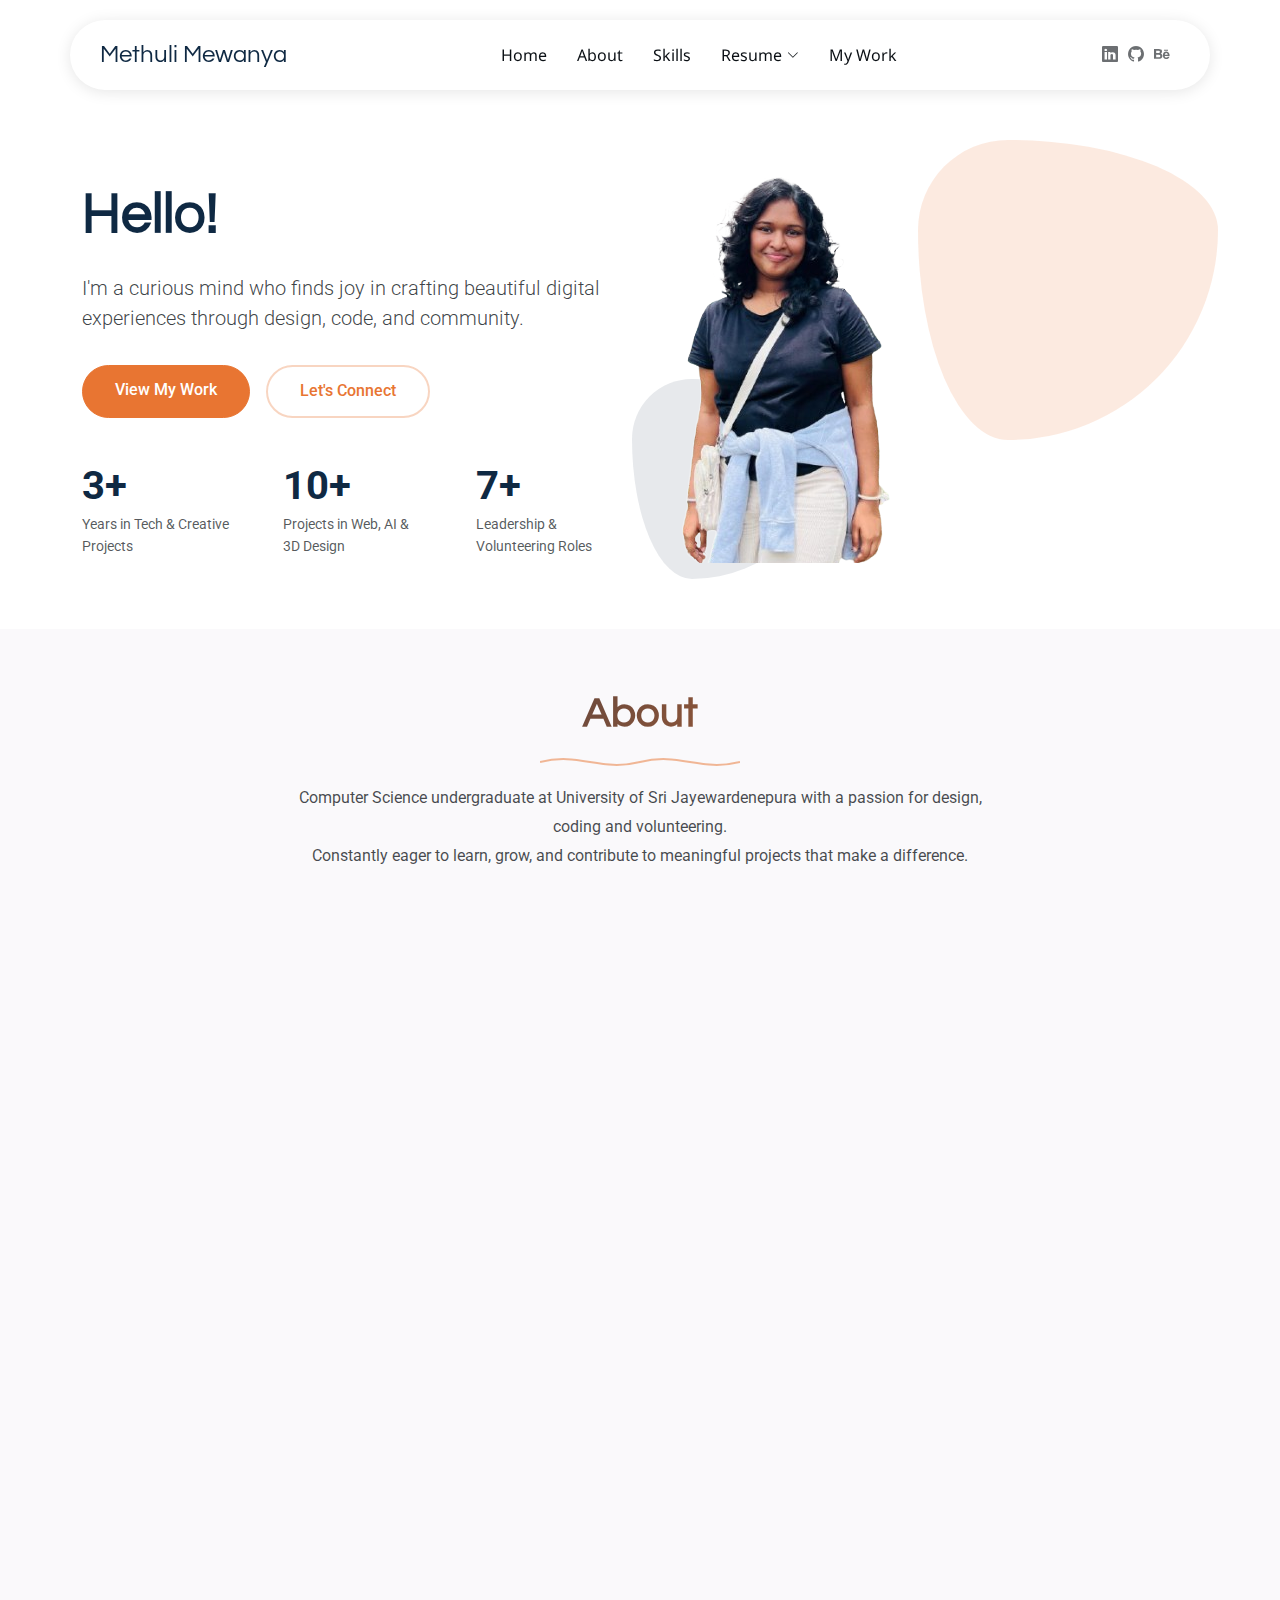
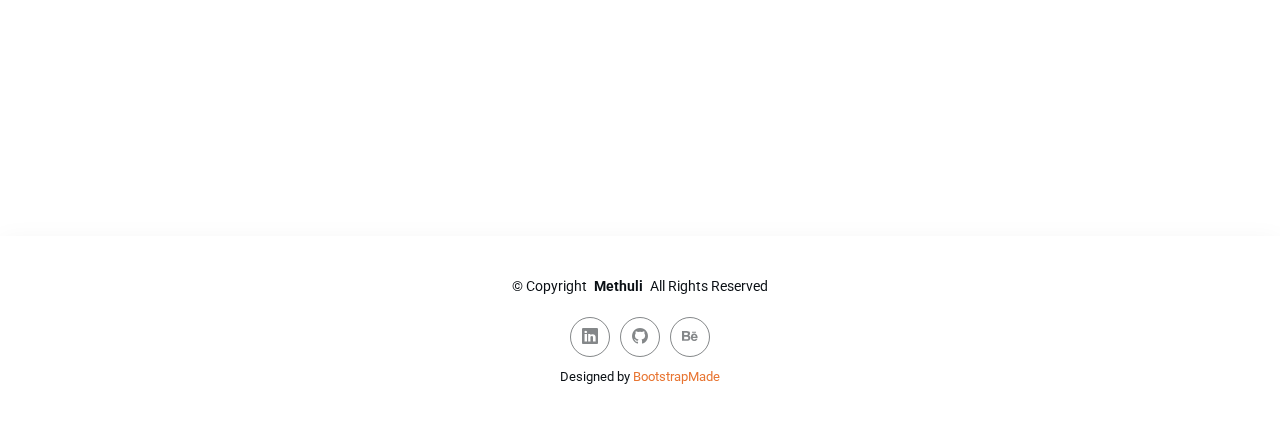
<file: index.html>
<!DOCTYPE html>
<html lang="en">

<head>
  <meta charset="utf-8">
  <meta content="width=device-width, initial-scale=1.0" name="viewport">
  <title>portfolio-Methuli Mewanya</title>
  <meta name="description" content="">
  <meta name="keywords" content="">

  <!-- Favicons -->
  <link href="assets/img/favicon.png" rel="icon">
  <link href="assets/img/apple-touch-icon.png" rel="apple-touch-icon">

  <!-- Fonts -->
  <link href="https://fonts.googleapis.com" rel="preconnect">
  <link href="https://fonts.gstatic.com" rel="preconnect" crossorigin>
  <link href="https://fonts.googleapis.com/css2?family=Roboto:ital,wght@0,100;0,300;0,400;0,500;0,700;0,900;1,100;1,300;1,400;1,500;1,700;1,900&family=Noto+Sans:ital,wght@0,100;0,200;0,300;0,400;0,500;0,600;0,700;0,800;0,900;1,100;1,200;1,300;1,400;1,500;1,600;1,700;1,800;1,900&family=Questrial:wght@400&display=swap" rel="stylesheet">

  <!-- Vendor CSS Files -->
  <link href="assets/vendor/bootstrap/css/bootstrap.min.css" rel="stylesheet">
  <link href="assets/vendor/bootstrap-icons/bootstrap-icons.css" rel="stylesheet">
  <link href="assets/vendor/aos/aos.css" rel="stylesheet">
  <link href="assets/vendor/glightbox/css/glightbox.min.css" rel="stylesheet">
  <link href="assets/vendor/swiper/swiper-bundle.min.css" rel="stylesheet">

  <!-- Main CSS File -->
  <link href="assets/css/main.css" rel="stylesheet">

  <!-- =======================================================
  * Template Name: EasyFolio
  * Template URL: https://bootstrapmade.com/easyfolio-bootstrap-portfolio-template/
  * Updated: Feb 21 2025 with Bootstrap v5.3.3
  * Author: BootstrapMade.com
  * License: https://bootstrapmade.com/license/
  ======================================================== -->
</head>

<body class="index-page">

  <header id="header" class="header d-flex align-items-center sticky-top">
    <div class="header-container container-fluid container-xl position-relative d-flex align-items-center justify-content-between">

      <a href="index.html" class="logo d-flex align-items-center me-auto me-xl-0">
        <!-- Uncomment the line below if you also wish to use an image logo -->
        <!-- <img src="assets/img/logo.webp" alt=""> -->
        <h1 class="sitename">Methuli Mewanya</h1>
      </a>

      <nav id="navmenu" class="navmenu">
        <ul>
          <li><a href="#hero" class="active">Home</a></li>
          <li><a href="#about">About</a></li>
          <li><a href="#skills">Skills</a></li>
          <li class="dropdown"><a href="#resume"><span>Resume</span> <i class="bi bi-chevron-down toggle-dropdown"></i></a>
            <ul>
              <li><a href="#experiance">Experiance</a></li>
              <li><a href="#education">Education</a></li>
            </ul>
          </li>
          <li><a href="#mywork">My Work</a></li>
          <!--<li class="dropdown"><a href="#"><span>Dropdown</span> <i class="bi bi-chevron-down toggle-dropdown"></i></a>
            <ul>
              <li><a href="#">Dropdown 1</a></li>
              <li class="dropdown"><a href="#"><span>Deep Dropdown</span> <i class="bi bi-chevron-down toggle-dropdown"></i></a>
                <ul>
                  <li><a href="#">Deep Dropdown 1</a></li>
                  <li><a href="#">Deep Dropdown 2</a></li>
                  <li><a href="#">Deep Dropdown 3</a></li>
                  <li><a href="#">Deep Dropdown 4</a></li>
                  <li><a href="#">Deep Dropdown 5</a></li>
                </ul>
              </li>
              <li><a href="#">Dropdown 2</a></li>
              <li><a href="#">Dropdown 3</a></li>
              <li><a href="#">Dropdown 4</a></li>
            </ul>
          </li>-->
        </ul>
        <i class="mobile-nav-toggle d-xl-none bi bi-list"></i>
      </nav>

      <div class="header-social-links">
        <a href="https://www.linkedin.com/in/methuli-mewanya-3849972a3" class="linkedin"><i class="bi bi-linkedin"></i></a>
        <!--<a href="#" class="instagram"><i class="bi bi-instagram"></i></a>-->
        <a href="https://github.com/MethuliMewanya" class="github"><i class="bi bi-github"></i></a>
        <a href="https://www.behance.net/methuli_mewanya" class="behance"><i class="bi bi-behance"></i></a>
      </div>

    </div>
  </header>

  <main class="main">

    <!-- Hero Section -->
    <section id="hero" class="hero section">

      <div class="container" data-aos="fade-up" data-aos-delay="100">

        <div class="row align-items-center content">
          <div class="col-lg-6" data-aos="fade-up" data-aos-delay="200">
            <h2>Hello!</h2>
            <p class="lead"> I'm a curious mind who finds joy in crafting beautiful digital experiences through design, code, and community.</p>
            <div class="cta-buttons" data-aos="fade-up" data-aos-delay="300">
              <a href="#mywork" class="btn btn-primary">View My Work</a>
              <a href="https://www.linkedin.com/in/methuli-mewanya-3849972a3" class="btn btn-outline">Let's Connect</a>
            </div>
            <div class="hero-stats" data-aos="fade-up" data-aos-delay="400">
              <div class="stat-item">
                <span class="stat-number">3+</span>
                <span class="stat-label">Years in Tech & Creative Projects</span>
              </div>
              <div class="stat-item">
                <span class="stat-number">10+</span>
                <span class="stat-label">Projects in  Web, AI & 3D Design</span>
              </div>
              <div class="stat-item">
                <span class="stat-number">7+</span>
                <span class="stat-label">Leadership & Volunteering Roles</span>
              </div>
            </div>
          </div>
          <div class="col-lg-6">
            <div class="hero-image">
              <img src="assets/img/profile/My8.png" alt="MySelf" class="img-fluid" data-aos="zoom-out" data-aos-delay="300">
              <div class="shape-1"></div>
              <div class="shape-2"></div>
            </div>
          </div>
        </div>

      </div>

    </section><!-- /Hero Section -->

    <!-- About Section -->
    <section id="about" class="about section light-background">

      <!-- Section Title -->
      <div class="container section-title" data-aos="fade-up">
        <h2>About</h2>
        <div class="title-shape">
          <svg viewBox="0 0 200 20" xmlns="http://www.w3.org/2000/svg">
            <path d="M 0,10 C 40,0 60,20 100,10 C 140,0 160,20 200,10" fill="none" stroke="currentColor" stroke-width="2"></path>
          </svg>
        </div>
        <p>Computer Science undergraduate at University of Sri Jayewardenepura with a passion for design, coding and volunteering. </br> Constantly 
          eager to learn, grow, and contribute to meaningful projects that make a difference.</p>
      </div><!-- End Section Title -->

      <div class="container" data-aos="fade-up" data-aos-delay="100">

        <div class="row align-items-center">
          <div class="col-lg-6 position-relative" data-aos="fade-right" data-aos-delay="200">
            <div class="about-image">
              <img src="assets/img/profile/My-1.jpg" alt="Profile Image" class="img-fluid rounded-4">
            </div>
          </div>

          <div class="col-lg-6" data-aos="fade-left" data-aos-delay="300">
            <div class="about-content">
              <span class="subtitle">About Me</span>

              <h2>UI/UX Designer &amp; Web Developer</h2>

              <p class="lead mb-4">I'm Methuli Mewanya, a Computer Science undergraduate at the University of Sri Jayewardenepura with a keen
                 eye for design and a love for clean, functional code. I enjoy creating intuitive, visually engaging digital experiences that
                  blend creativity with technology.</p>

              <p class="mb-4">Curious by nature and passionate about growth, I thrive in collaborative environments where I can contribute,
                 learn, and bring meaningful ideas to life, both in tech projects and through volunteering.</p>

              <div class="personal-info">
                <div class="row g-4">
                  <div class="col-6">
                    <div class="info-item">
                      <span class="label">Name</span>
                      <span class="value">Methuli Mewanya</span>
                    </div>
                  </div>

                  <div class="col-6">
                    <div class="info-item">
                      <span class="label">Phone</span>
                      <span class="value">+9471 1848399</span>
                    </div>
                  </div>

                  <div class="col-6">
                    <div class="info-item">
                      <span class="label">Age</span>
                      <span class="value">21 Years</span>
                    </div>
                  </div>

                  <div class="col-6">
                    <div class="info-item">
                      <span class="label">Student</span>
                      <span class="value">University of Sri Jayewardenepura</span>
                    </div>
                  </div>

                  <div class="col-6">
                    <div class="info-item">
                      <span class="label">Nationality</span>
                      <span class="value">Sri Lankan</span>
                    </div>
                  </div>

                  <div class="col-6">
                    <div class="info-item">
                      <span class="label">Current Focus</span>
                      <span class="value">UI/UX and Design</span>
                    </div>
                  </div>

                  <div class="col-6">
                    <div class="info-item">
                      <span class="label">Email</span>
                      <span class="value">methulimewanya12ab@gmail.com</span>
                    </div>
                  </div>
                </div>
              </div>
              <!--
              <div class="signature mt-4">
                <div class="signature-image">
                  <img src="assets/img/misc/signature-1.webp" alt="" class="img-fluid">
                </div>
                <div class="signature-info">
                  <h4>Methuli</h4>
                  <p>Adipiscing Elit, Lorem Ipsum</p>
                </div>
              </div> -->
            </div>
          </div>
        </div>

      </div>

    </section><!-- /About Section -->

    <!-- Skills Section -->
    <section id="skills" class="skills section">

      <!-- Section Title -->
      <div class="container section-title" data-aos="fade-up">
        <h2>Skills</h2>
        <div class="title-shape">
          <svg viewBox="0 0 200 20" xmlns="http://www.w3.org/2000/svg">
            <path d="M 0,10 C 40,0 60,20 100,10 C 140,0 160,20 200,10" fill="none" stroke="currentColor" stroke-width="2"></path>
          </svg>
        </div>
      </div><!-- End Section Title -->

      <div class="container" data-aos="fade-up" data-aos-delay="100">

        <div class="row g-4 skills-animation">

          <div class="col-md-6 col-lg-3" data-aos="fade-up" data-aos-delay="100">
            <div class="skill-box">
              <h3>Figma</h3>
              <p>Creative with UI/UX designs and prototypes using Figma</p>
              <span class="text-end d-block">70%</span>
              <div class="progress">
                <div class="progress-bar" role="progressbar" aria-valuenow="70" aria-valuemin="0" aria-valuemax="100">
                </div>
              </div>
            </div>
          </div>
          
          <div class="col-md-6 col-lg-3" data-aos="fade-up" data-aos-delay="200">
            <div class="skill-box">
              <h3>Canva</h3>
              <p>Promotional design using Canva</p>
              <span class="text-end d-block">95%</span>
              <div class="progress">
                <div class="progress-bar" role="progressbar" aria-valuenow="95" aria-valuemin="0" aria-valuemax="100">
                </div>
              </div>
            </div>
          </div>

          <div class="col-md-6 col-lg-3" data-aos="fade-up" data-aos-delay="300">
            <div class="skill-box">
              <h3>Autodesk Maya</h3>
              <p>Skilled in 3D modeling, texturing, and basic animations</p>
              <span class="text-end d-block">75%</span>
              <div class="progress">
                <div class="progress-bar" role="progressbar" aria-valuenow="75" aria-valuemin="0" aria-valuemax="100">
                </div>
              </div>
            </div>
          </div>

          <div class="col-md-6 col-lg-3" data-aos="fade-up" data-aos-delay="400">
            <div class="skill-box">
              <h3>HTML</h3>
              <p>Strong understanding of semantic structure and responsive layouts using modern HTML.</p>
              <span class="text-end d-block">90%</span>
              <div class="progress">
                <div class="progress-bar" role="progressbar" aria-valuenow="90" aria-valuemin="0" aria-valuemax="100"></div>
              </div>
            </div>
          </div>

          <div class="col-md-6 col-lg-3" data-aos="fade-up" data-aos-delay="500">
            <div class="skill-box">
              <h3>CSS / Bootstrap</h3>
              <p>Experienced in styling with CSS and Bootstrap to build clean, mobile-first designs.</p>
              <span class="text-end d-block">90%</span>
              <div class="progress">
                <div class="progress-bar" role="progressbar" aria-valuenow="90" aria-valuemin="0" aria-valuemax="100"></div>
              </div>
            </div>
          </div>

          <div class="col-md-6 col-lg-3" data-aos="fade-up" data-aos-delay="600">
            <div class="skill-box">
              <h3>JavaScript / MERN Stack</h3>
              <p>Familiar with dynamic web development using JavaScript and the MERN stack</p>
              <span class="text-end d-block">35%</span>
              <div class="progress">
                <div class="progress-bar" role="progressbar" aria-valuenow="35" aria-valuemin="0" aria-valuemax="100"></div>
              </div>
            </div>
          </div>

          <div class="col-md-6 col-lg-3" data-aos="fade-up" data-aos-delay="700">
            <div class="skill-box">
              <h3>PHP / Laravel</h3>
              <p>Comfortable with backend development using PHP and Laravel for building scalable web applications.</p>
              <span class="text-end d-block">70%</span>
              <div class="progress">
                <div class="progress-bar" role="progressbar" aria-valuenow="70" aria-valuemin="0" aria-valuemax="100">
                </div>
              </div>
            </div>
          </div>

        </div>

      </div>

    </section><!-- /Skills Section -->

    <!-- Resume Section -->
    <section id="resume" class="resume section">

      <!-- Section Title -->
      <div class="container section-title" data-aos="fade-up">
        <h2>Resume</h2>
        <div class="title-shape">
          <svg viewBox="0 0 200 20" xmlns="http://www.w3.org/2000/svg">
            <path d="M 0,10 C 40,0 60,20 100,10 C 140,0 160,20 200,10" fill="none" stroke="currentColor" stroke-width="2"></path>
          </svg>
        </div>
      </div><!-- End Section Title -->

      <div class="container" data-aos="fade-up" data-aos-delay="100">

        <div class="row">
          <div class="col-12">
            <div class="resume-wrapper">
              <div id="experiance" class="resume-block" data-aos="fade-up">
                <h2>Work Experience</h2>

                <div class="timeline">
                  <div class="timeline-item" data-aos="fade-up" data-aos-delay="200">
                    <div class="timeline-left">
                      <h4 class="company">IEEE Student Branch - University of Sri Jayewardenepura</h4>
                      <span class="period">Oct 2023 - Present</span>
                    </div>
                    <div class="timeline-dot"></div>
                    <div class="timeline-right">
                      <h3 class="position">Head of Editorial | Standing Committee 24/25</h3>
                      <p class="description">
                        Jan 2025 - Present
                      </p>
                      <p class="description">
                        <ul>
                          <li>Leading the editorial team for content creation and event coverage.</li>
                          <li>Supporting branding efforts for major IEEE events.</li>
                        </ul> 
                      </p>
                    </div>
                  </div>

                  <div class="timeline-item" data-aos="fade-up" data-aos-delay="200">
                    <div class="timeline-left">
                      <h4 class="company"></h4>
                      <span class="period"></span>
                    </div>
                    <div class="timeline-dot"></div>
                    <div class="timeline-right">
                      <h3 class="position">J'PURA Expedition 2.o Organizing Committee | Designing and Marketing Team Member</h3>
                      <p class="description">
                        Feb 2025 - Present
                      </p>
                      <p class="description">
                        <ul>
                          <li>Creating engaging content for flyers, videos, and social media posts.</li>
                          <li>Designing promotional materials using Canva to strengthen event branding.</li>
                          <li>Writing captions to the social media content to boost event outreach.</li>
                        </ul> 
                      </p>
                    </div>
                  </div>

                  <div class="timeline-item" data-aos="fade-up" data-aos-delay="200">
                    <div class="timeline-left">
                      <h4 class="company"></h4>
                      <span class="period"></span>
                    </div>
                    <div class="timeline-dot"></div>
                    <div class="timeline-right">
                      <h3 class="position">IEEEXtreme 18.0 Organizing Committee | Designing and Marketing Team Member</h3>
                      <p class="description">
                        Oct 2024 – Dec 2024 
                      </p>
                      <p class="description">
                        <ul>
                          <li>Wrote captions to the social media content to boost event outreach.</li>
                          <li>Worked collaboratively to boost event visibility and participant engagement.</li>
                        </ul> 
                      </p>
                    </div>
                  </div>

                  <div class="timeline-item" data-aos="fade-up" data-aos-delay="200">
                    <div class="timeline-left">
                      <h4 class="company"></h4>
                      <span class="period"></span>
                    </div>
                    <div class="timeline-dot"></div>
                    <div class="timeline-right">
                      <h3 class="position">J'PURA Xtreme 1.0 Organizing Committee | Program Team Member</h3>
                      <p class="description">
                        Jun 2024 – Oct 2024 
                      </p>
                      <p class="description">
                        <ul>
                          <li>Assisted in planning and executing the hackathon event, focusing on the pre-event sessions.</li>
                          <li>Assisted in developing problem sets and ensured a smooth technical experience for competitors.</li>
                        </ul> 
                      </p>
                    </div>
                  </div>

                  <div class="timeline-item" data-aos="fade-up" data-aos-delay="200">
                    <div class="timeline-left">
                      <h4 class="company"></h4>
                      <span class="period"></span>
                    </div>
                    <div class="timeline-dot"></div>
                    <div class="timeline-right">
                      <h3 class="position">IEEEXtreme 17.0 Organizing Committee | Participant Coordinating Team Member</h3>
                      <p class="description">
                        Oct 2023 – Dec 2023 
                      </p>
                      <p class="description">
                        <ul>
                          <li>Managed participant communications, registrations, and coordination during the event lifecycle.</li>
                        </ul> 
                      </p>
                    </div>
                  </div>


                  <div class="timeline-item" data-aos="fade-up" data-aos-delay="200">
                    <div class="timeline-left">
                      <h4 class="company">Association of Computing Students – University of Sri Jayewardenepura</h4>
                      <span class="period">Oct 2024 – Present</span>
                    </div>
                    <div class="timeline-dot"></div>
                    <div class="timeline-right">
                      <h3 class="position">Project Secretary – TechXplore 1.0</h3>
                      <p class="description">
                        Oct 2024 – Present
                      </p>
                      <p class="description">
                        <ul>
                          <li>Supporting executive committee initiatives and managing event workflows.</li>
                          <li>Handling documentation, project planning, and organizing tasks for TechXplore 1.0.</li>
                        </ul> 
                      </p>
                    </div>
                  </div>

                  <div class="timeline-item" data-aos="fade-up" data-aos-delay="400">
                    <div class="timeline-left">
                      <h4 class="company">Bank of Ceylon</h4>
                      <span class="period">Mar 2023 – Jun 2023</span>
                    </div>
                    <div class="timeline-dot"></div>
                    <div class="timeline-right">
                      <h3 class="position">Trainee</h3>
                      <p class="description">
                        <ul>
                          <li>Gained hands-on experience in banking operations, loan documentation and customer service.</li>
                          <li>Strengthened communication skills through daily client interactions at Galle Super Grade branch.</li>
                        </ul> 
                      </p>
                    </div>
                  </div>
                </div>
              </div>

              <div id="education" class="resume-block" data-aos="fade-up" data-aos-delay="100">
                <h2>My Education</h2>

                <div class="timeline">
                  <div class="timeline-item" data-aos="fade-up" data-aos-delay="200">
                    <div class="timeline-left">
                      <h4 class="company">University of Sri Jayewardenepura</h4>
                      <span class="period">May 2023 - Present</span>
                    </div>
                    <div class="timeline-dot"></div>
                    <div class="timeline-right">
                      <h3 class="position">Bachelor of Computing(Honours) in Computer Science</h3>
                      <p class="description">Pursuing a comprehensive curriculum focused on software development, UI/UX design,
                         web technologies, computer networking, AI and may more computer related deciplines.
                         <br><br>Activities and societies: IEEE Student Branch | ACS | Gavel Club
                      </p>
                    </div>
                  </div>

                  <div class="timeline-item" data-aos="fade-up" data-aos-delay="300">
                    <div class="timeline-left">
                      <h4 class="company">Sanghamiththa Balika Vidyalaya Galle</h4>
                      <span class="period">2007 - 2023</span>
                    </div>
                    <div class="timeline-dot"></div>
                    <div class="timeline-right">
                      <h3 class="position">GCE A/L(2021) - Physical Science Stream (ABB)</h3>
                      <p class="description">GCE O/L(2018) - 9A s
                        <br><br> Senior Prefect (2017-2021)
                        <br><br>Activities and societies: Scrabble | Sinhala Literary Association | M3 Club | UN Club |Buddist Association
                         | Primary Choir | Jnior & Primary Western Band | Badminton
                      </p>
                    </div>
                  </div>
                  </div>
                </div>
              </div>
            </div>
          </div>
        </div>

      </div>

    </section><!-- /Resume Section -->

    <!-- Portfolio Section -->
    <section id="mywork" class="portfolio section">

      <!-- Section Title -->
      <div class="container section-title" data-aos="fade-up">
        <h2>My Work</h2>
        <div class="title-shape">
          <svg viewBox="0 0 200 20" xmlns="http://www.w3.org/2000/svg">
            <path d="M 0,10 C 40,0 60,20 100,10 C 140,0 160,20 200,10" fill="none" stroke="currentColor" stroke-width="2"></path>
          </svg>
        </div>
        <p>Quis autem vel eum iure reprehenderit qui in ea voluptate velit esse quam nihil molestiae consequatur vel illum qui dolorem</p>
      </div><!-- End Section Title -->

      <div class="container" data-aos="fade-up" data-aos-delay="100">

        <div class="isotope-layout" data-default-filter="*" data-layout="masonry" data-sort="original-order">

          <div class="portfolio-filters-container" data-aos="fade-up" data-aos-delay="200">
            <ul class="portfolio-filters isotope-filters">
              <!--<li data-filter="*" class="filter-active">All Work</li>-->
              <li><a href="mywork-graphicDesign.html">Graphic Designs</a></li>
              <li ><a href="mywork-webDevelopment.html">Web Development</a></li>
              <li><a href="mywork-3DEnvironments.html">3D Environments</a></li>
              <li><a href="mywork-ideation.html">Ideations</a></li>
            </ul>
          </div>
<!--
          <div class="row g-4 isotope-container" data-aos="fade-up" data-aos-delay="300">

            <div class="col-lg-6 col-md-6 portfolio-item isotope-item filter-web">
              <div class="portfolio-card">
                <div class="portfolio-image">
                  <img src="assets/img/portfolio/portfolio-1.webp" class="img-fluid" alt="" loading="lazy">
                  <div class="portfolio-overlay">
                    <div class="portfolio-actions">
                      <a href="assets/img/portfolio/portfolio-1.webp" class="glightbox preview-link" data-gallery="portfolio-gallery-web"><i class="bi bi-eye"></i></a>
                      <a href="mywork-graphicDesign.html" class="details-link"><i class="bi bi-arrow-right"></i></a>
                    </div>
                  </div>
                </div>
                <div class="portfolio-content">
                  <span class="category">Web Design</span>
                  <h3>Modern Dashboard Interface</h3>
                  <p>Maecenas faucibus mollis interdum sed posuere consectetur est at lobortis.</p>
                </div>
              </div>
            </div>End Portfolio Item -->
<!--
            <div class="col-lg-6 col-md-6 portfolio-item isotope-item filter-graphics">
              <div class="portfolio-card">
                <div class="portfolio-image">
                  <img src="assets/img/portfolio/portfolio-10.webp" class="img-fluid" alt="" loading="lazy">
                  <div class="portfolio-overlay">
                    <div class="portfolio-actions">
                      <a href="assets/img/portfolio/portfolio-10.webp" class="glightbox preview-link" data-gallery="portfolio-gallery-graphics"><i class="bi bi-eye"></i></a>
                      <a href="portfolio-details.html" class="details-link"><i class="bi bi-arrow-right"></i></a>
                    </div>
                  </div>
                </div>
                <div class="portfolio-content">
                  <span class="category">Graphics</span>
                  <h3>Creative Brand Identity</h3>
                  <p>Vestibulum id ligula porta felis euismod semper at vulputate.</p>
                </div>
              </div>
            </div>End Portfolio Item -->
<!--
            <div class="col-lg-6 col-md-6 portfolio-item isotope-item filter-motion">
              <div class="portfolio-card">
                <div class="portfolio-image">
                  <img src="assets/img/portfolio/portfolio-7.webp" class="img-fluid" alt="" loading="lazy">
                  <div class="portfolio-overlay">
                    <div class="portfolio-actions">
                      <a href="assets/img/portfolio/portfolio-7.webp" class="glightbox preview-link" data-gallery="portfolio-gallery-motion"><i class="bi bi-eye"></i></a>
                      <a href="portfolio-details.html" class="details-link"><i class="bi bi-arrow-right"></i></a>
                    </div>
                  </div>
                </div>
                <div class="portfolio-content">
                  <span class="category">Motion</span>
                  <h3>Product Animation Reel</h3>
                  <p>Donec ullamcorper nulla non metus auctor fringilla dapibus.</p>
                </div>
              </div>
            </div>End Portfolio Item -->
<!--
            <div class="col-lg-6 col-md-6 portfolio-item isotope-item filter-brand">
              <div class="portfolio-card">
                <div class="portfolio-image">
                  <img src="assets/img/portfolio/portfolio-4.webp" class="img-fluid" alt="" loading="lazy">
                  <div class="portfolio-overlay">
                    <div class="portfolio-actions">
                      <a href="assets/img/portfolio/portfolio-4.webp" class="glightbox preview-link" data-gallery="portfolio-gallery-brand"><i class="bi bi-eye"></i></a>
                      <a href="portfolio-details.html" class="details-link"><i class="bi bi-arrow-right"></i></a>
                    </div>
                  </div>
                </div>
                <div class="portfolio-content">
                  <span class="category">Branding</span>
                  <h3>Luxury Brand Package</h3>
                  <p>Aenean lacinia bibendum nulla sed consectetur elit.</p>
                </div>
              </div>
            </div>End Portfolio Item -->
<!--
            <div class="col-lg-6 col-md-6 portfolio-item isotope-item filter-web">
              <div class="portfolio-card">
                <div class="portfolio-image">
                  <img src="assets/img/portfolio/portfolio-2.webp" class="img-fluid" alt="" loading="lazy">
                  <div class="portfolio-overlay">
                    <div class="portfolio-actions">
                      <a href="assets/img/portfolio/portfolio-2.webp" class="glightbox preview-link" data-gallery="portfolio-gallery-web"><i class="bi bi-eye"></i></a>
                      <a href="portfolio-details.html" class="details-link"><i class="bi bi-arrow-right"></i></a>
                    </div>
                  </div>
                </div>
                <div class="portfolio-content">
                  <span class="category">Web Design</span>
                  <h3>E-commerce Platform</h3>
                  <p>Nullam id dolor id nibh ultricies vehicula ut id elit.</p>
                </div>
              </div>
            </div>End Portfolio Item -->
<!--
            <div class="col-lg-6 col-md-6 portfolio-item isotope-item filter-graphics">
              <div class="portfolio-card">
                <div class="portfolio-image">
                  <img src="assets/img/portfolio/portfolio-11.webp" class="img-fluid" alt="" loading="lazy">
                  <div class="portfolio-overlay">
                    <div class="portfolio-actions">
                      <a href="assets/img/portfolio/portfolio-11.webp" class="glightbox preview-link" data-gallery="portfolio-gallery-graphics"><i class="bi bi-eye"></i></a>
                      <a href="portfolio-details.html" class="details-link"><i class="bi bi-arrow-right"></i></a>
                    </div>
                  </div>
                </div>
                <div class="portfolio-content">
                  <span class="category">Graphics</span>
                  <h3>Digital Art Collection</h3>
                  <p>Cras mattis consectetur purus sit amet fermentum.</p>
                </div>
              </div>
            </div>End Portfolio Item -->
<!--
          </div>End Portfolio Container -->
<!--
        </div>

      </div>

    </section>/Portfolio Section 

    Testimonials Section 
    <section id="testimonials" class="testimonials section light-background">

       Section Title 
      <div class="container section-title" data-aos="fade-up">
        <h2>Testimonials</h2>
        <div class="title-shape">
          <svg viewBox="0 0 200 20" xmlns="http://www.w3.org/2000/svg">
            <path d="M 0,10 C 40,0 60,20 100,10 C 140,0 160,20 200,10" fill="none" stroke="currentColor" stroke-width="2"></path>
          </svg>
        </div>
        <p>Quis autem vel eum iure reprehenderit qui in ea voluptate velit esse quam nihil molestiae consequatur vel illum qui dolorem</p>
      </div> End Section Title 

      <div class="container" data-aos="fade-up" data-aos-delay="100">

        <div class="testimonials-slider swiper init-swiper">
          <script type="application/json" class="swiper-config">
            {
              "slidesPerView": 1,
              "loop": true,
              "speed": 600,
              "autoplay": {
                "delay": 5000
              },
              "navigation": {
                "nextEl": ".swiper-button-next",
                "prevEl": ".swiper-button-prev"
              }
            }
          </script>

          <div class="swiper-wrapper">

            <div class="swiper-slide">
              <div class="testimonial-item">
                <div class="row">
                  <div class="col-lg-8">
                    <h2>Sed ut perspiciatis unde omnis</h2>
                    <p>
                      Proin iaculis purus consequat sem cure digni ssim donec porttitora entum suscipit rhoncus. Accusantium quam, ultricies eget id, aliquam eget nibh et. Maecen aliquam, risus at semper.
                    </p>
                    <p>
                      Beatae magnam dolore quia ipsum. Voluptatem totam et qui dolore dignissimos. Amet quia sapiente laudantium nihil illo et assumenda sit cupiditate. Nam perspiciatis perferendis minus consequatur. Enim ut eos quo.
                    </p>
                    <div class="profile d-flex align-items-center">
                      <img src="assets/img/person/person-m-7.webp" class="profile-img" alt="">
                      <div class="profile-info">
                        <h3>Saul Goodman</h3>
                        <span>Client</span>
                      </div>
                    </div>
                  </div>
                  <div class="col-lg-4 d-none d-lg-block">
                    <div class="featured-img-wrapper">
                      <img src="assets/img/person/person-m-7.webp" class="featured-img" alt="">
                    </div>
                  </div>
                </div>
              </div>
            </div>End Testimonial Item 

            <div class="swiper-slide">
              <div class="testimonial-item">
                <div class="row">
                  <div class="col-lg-8">
                    <h2>Nemo enim ipsam voluptatem</h2>
                    <p>
                      Export tempor illum tamen malis malis eram quae irure esse labore quem cillum quid cillum eram malis quorum velit fore eram velit sunt aliqua noster fugiat irure amet legam anim culpa.
                    </p>
                    <p>
                      Dolorem excepturi esse qui amet maxime quibusdam aut repellendus voluptatum. Corrupti enim a repellat cumque est laborum fuga consequuntur. Dolorem nostrum deleniti quas voluptatem iure dolorum rerum. Repudiandae doloribus ut repellat harum vero aut. Modi aut velit aperiam aspernatur odit ut vitae.
                    </p>
                    <div class="profile d-flex align-items-center">
                      <img src="assets/img/person/person-f-8.webp" class="profile-img" alt="">
                      <div class="profile-info">
                        <h3>Sara Wilsson</h3>
                        <span>Designer</span>
                      </div>
                    </div>
                  </div>
                  <div class="col-lg-4 d-none d-lg-block">
                    <div class="featured-img-wrapper">
                      <img src="assets/img/person/person-f-8.webp" class="featured-img" alt="">
                    </div>
                  </div>
                </div>
              </div>
            </div>End Testimonial Item 

            <div class="swiper-slide">
              <div class="testimonial-item">
                <div class="row">
                  <div class="col-lg-8">
                    <h2>
                      Labore nostrum eos impedit
                    </h2>
                    <p>
                      Fugiat enim eram quae cillum dolore dolor amet nulla culpa multos export minim fugiat minim velit minim dolor enim duis veniam ipsum anim magna sunt elit fore quem dolore labore illum veniam.
                    </p>
                    <p>
                      Itaque ut explicabo vero occaecati est quam rerum sed. Numquam tempora aut aut quaerat quia illum. Nobis quia autem odit ipsam numquam. Doloribus sit sint corporis eius totam fuga. Hic nostrum suscipit corrupti nam expedita adipisci aut optio.
                    </p>
                    <div class="profile d-flex align-items-center">
                      <img src="assets/img/person/person-m-9.webp" class="profile-img" alt="">
                      <div class="profile-info">
                        <h3>Matt Brandon</h3>
                        <span>Freelancer</span>
                      </div>
                    </div>
                  </div>
                  <div class="col-lg-4 d-none d-lg-block">
                    <div class="featured-img-wrapper">
                      <img src="assets/img/person/person-m-9.webp" class="featured-img" alt="">
                    </div>
                  </div>
                </div>
              </div>
            </div> End Testimonial Item 

            <div class="swiper-slide">
              <div class="testimonial-item">
                <div class="row">
                  <div class="col-lg-8">
                    <h2>Impedit dolor facilis nulla</h2>
                    <p>
                      Enim nisi quem export duis labore cillum quae magna enim sint quorum nulla quem veniam duis minim tempor labore quem eram duis noster aute amet eram fore quis sint minim.
                    </p>
                    <p>
                      Omnis aspernatur accusantium qui delectus praesentium repellendus. Facilis sint odio aspernatur voluptas commodi qui qui qui pariatur. Corrupti deleniti itaque quaerat ipsum deleniti culpa tempora tempore. Et consequatur exercitationem hic aspernatur nobis est voluptatibus architecto laborum.
                    </p>
                    <div class="profile d-flex align-items-center">
                      <img src="assets/img/person/person-f-10.webp" class="profile-img" alt="">
                      <div class="profile-info">
                        <h3>Jena Karlis</h3>
                        <span>Store Owner</span>
                      </div>
                    </div>
                  </div>
                  <div class="col-lg-4 d-none d-lg-block">
                    <div class="featured-img-wrapper">
                      <img src="assets/img/person/person-f-10.webp" class="featured-img" alt="">
                    </div>
                  </div>
                </div>
              </div>
            </div> End Testimonial Item 

          </div>

          <div class="swiper-navigation w-100 d-flex align-items-center justify-content-center">
            <div class="swiper-button-prev"></div>
            <div class="swiper-button-next"></div>
          </div>

        </div>

      </div>

    </section> /Testimonials Section 

     Services Section 
    <section id="services" class="services section">

      Section Title 
      <div class="container section-title" data-aos="fade-up">
        <h2>Services</h2>
        <div class="title-shape">
          <svg viewBox="0 0 200 20" xmlns="http://www.w3.org/2000/svg">
            <path d="M 0,10 C 40,0 60,20 100,10 C 140,0 160,20 200,10" fill="none" stroke="currentColor" stroke-width="2"></path>
          </svg>
        </div>
        <p>Quis autem vel eum iure reprehenderit qui in ea voluptate velit esse quam nihil molestiae consequatur vel illum qui dolorem</p>
      </div>End Section Title 

      <div class="container" data-aos="fade-up" data-aos-delay="100">

        <div class="row align-items-center">
          <div class="col-lg-4 mb-5 mb-lg-0">
            <h2 class="fw-bold mb-4 servies-title">Consectetur adipiscing elit sed do eiusmod tempor</h2>
            <p class="mb-4">Nulla metus metus ullamcorper vel tincidunt sed euismod nibh volutpat velit class aptent taciti sociosqu ad litora.</p>
            <a href="#" class="btn btn-outline-primary">See all services</a>
          </div>
          <div class="col-lg-8">
            <div class="row g-4">

              <div class="col-md-6" data-aos="fade-up" data-aos-delay="200">
                <div class="service-item">
                  <i class="bi bi-activity icon"></i>
                  <h3><a href="service-details.html">Eget nulla facilisi etiam</a></h3>
                  <p>Vestibulum morbi blandit cursus risus at ultrices mi tempus imperdiet nulla.</p>
                </div>
              </div>End Service Item 

              <div class="col-md-6" data-aos="fade-up" data-aos-delay="300">
                <div class="service-item">
                  <i class="bi bi-easel icon"></i>
                  <h3><a href="service-details.html">Duis aute irure dolor</a></h3>
                  <p>Auctor neque vitae tempus quam pellentesque nec nam aliquam sem et tortor.</p>
                </div>
              </div>End Service Item 

              <div class="col-md-6" data-aos="fade-up" data-aos-delay="400">
                <div class="service-item">
                  <i class="bi bi-broadcast icon"></i>
                  <h3><a href="service-details.html">Excepteur sint occaecat</a></h3>
                  <p>At vero eos et accusamus et iusto odio dignissimos ducimus qui blanditiis praesentium.</p>
                </div>
              </div> End Service Item 

              <div class="col-md-6" data-aos="fade-up" data-aos-delay="500">
                <div class="service-item">
                  <i class="bi bi-bounding-box-circles icon"></i>
                  <h3><a href="service-details.html">Tempor incididunt ut labore</a></h3>
                  <p>Ullamco laboris nisi ut aliquip ex ea commodo consequat duis aute irure dolor.</p>
                </div>
              </div> End Service Item 

            </div>
          </div>
        </div>

      </div>

    </section>/Services Section -->

  </main>

  <footer id="footer" class="footer">

    <div class="container">
      <div class="copyright text-center ">
        <p>© <span>Copyright</span> <strong class="px-1 sitename">Methuli</strong> <span>All Rights Reserved</span></p>
      </div>
      <div class="social-links d-flex justify-content-center">
        <a href="https://www.linkedin.com/in/methuli-mewanya-3849972a3"><i class="bi bi-linkedin"></i></a>
        <a href="https://github.com/MethuliMewanya"><i class="bi bi-github"></i></a>
        <a href="https://www.behance.net/methuli_mewanya"><i class="bi bi-behance"></i></a>
      </div>
      <div class="credits">
        <!-- All the links in the footer should remain intact. -->
        <!-- You can delete the links only if you've purchased the pro version. -->
        <!-- Licensing information: https://bootstrapmade.com/license/ -->
        <!-- Purchase the pro version with working PHP/AJAX contact form: [buy-url] -->
        Designed by <a href="https://bootstrapmade.com/">BootstrapMade</a>
      </div>
    </div>

  </footer>

  <!-- Scroll Top -->
  <a href="#" id="scroll-top" class="scroll-top d-flex align-items-center justify-content-center"><i class="bi bi-arrow-up-short"></i></a>

  <!-- Vendor JS Files -->
  <script src="assets/vendor/bootstrap/js/bootstrap.bundle.min.js"></script>
  <script src="assets/vendor/php-email-form/validate.js"></script>
  <script src="assets/vendor/aos/aos.js"></script>
  <script src="assets/vendor/waypoints/noframework.waypoints.js"></script>
  <script src="assets/vendor/glightbox/js/glightbox.min.js"></script>
  <script src="assets/vendor/imagesloaded/imagesloaded.pkgd.min.js"></script>
  <script src="assets/vendor/isotope-layout/isotope.pkgd.min.js"></script>
  <script src="assets/vendor/swiper/swiper-bundle.min.js"></script>

  <!-- Main JS File -->
  <script src="assets/js/main.js"></script>

</body>

</html>
</file>
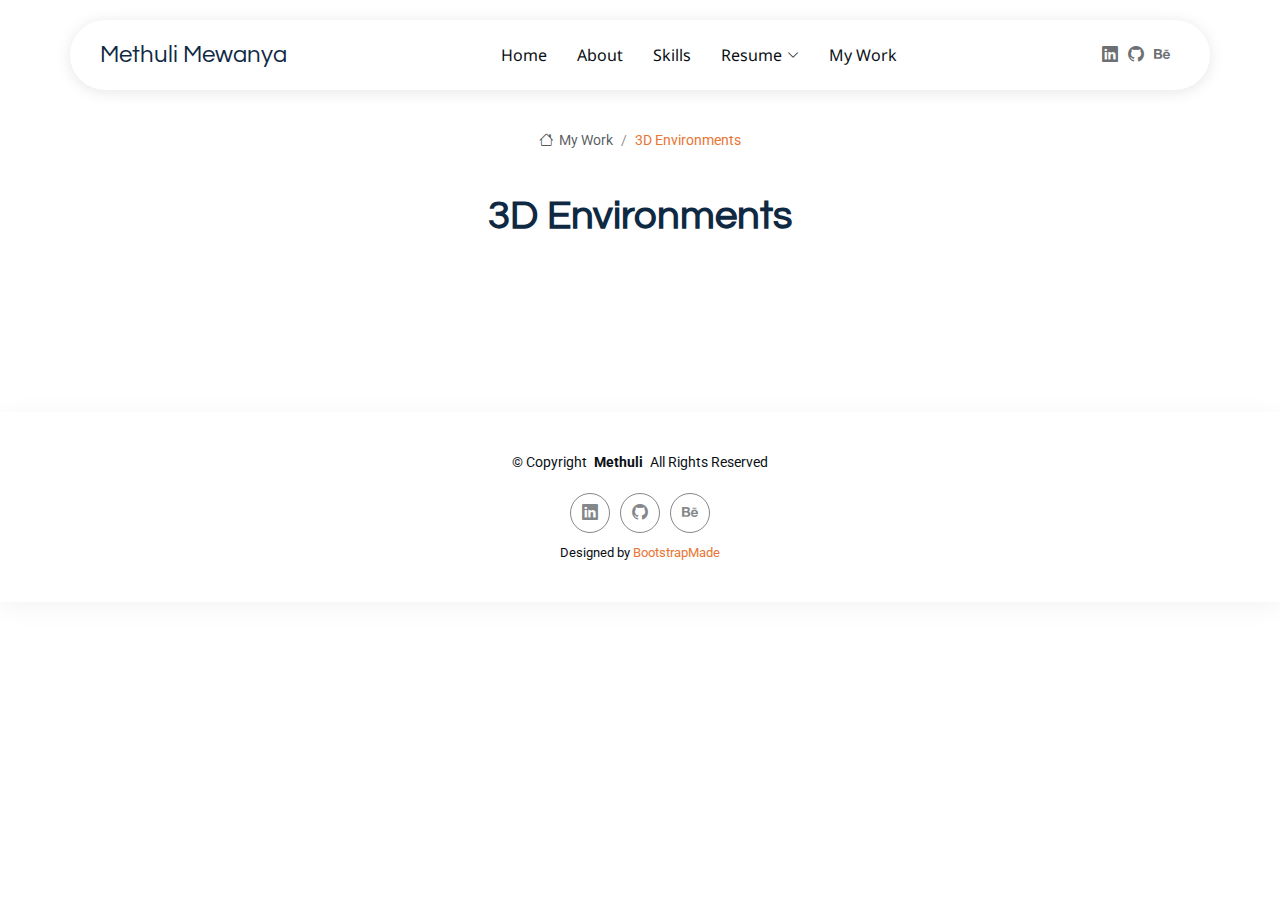
<file: mywork-3DEnvironments.html>
<!DOCTYPE html>
<html lang="en">

<head>
  <meta charset="utf-8">
  <meta content="width=device-width, initial-scale=1.0" name="viewport">
  <title>Graphic Designs - Methuli Mewanya</title>
  <meta name="description" content="">
  <meta name="keywords" content="">

  <!-- Favicons -->
  <link href="assets/img/favicon.png" rel="icon">
  <link href="assets/img/apple-touch-icon.png" rel="apple-touch-icon">

  <!-- Fonts -->
  <link href="https://fonts.googleapis.com" rel="preconnect">
  <link href="https://fonts.gstatic.com" rel="preconnect" crossorigin>
  <link href="https://fonts.googleapis.com/css2?family=Roboto:ital,wght@0,100;0,300;0,400;0,500;0,700;0,900;1,100;1,300;1,400;1,500;1,700;1,900&family=Noto+Sans:ital,wght@0,100;0,200;0,300;0,400;0,500;0,600;0,700;0,800;0,900;1,100;1,200;1,300;1,400;1,500;1,600;1,700;1,800;1,900&family=Questrial:wght@400&display=swap" rel="stylesheet">

  <!-- Vendor CSS Files -->
  <link href="assets/vendor/bootstrap/css/bootstrap.min.css" rel="stylesheet">
  <link href="assets/vendor/bootstrap-icons/bootstrap-icons.css" rel="stylesheet">
  <link href="assets/vendor/aos/aos.css" rel="stylesheet">
  <link href="assets/vendor/glightbox/css/glightbox.min.css" rel="stylesheet">
  <link href="assets/vendor/swiper/swiper-bundle.min.css" rel="stylesheet">

  <!-- Main CSS File -->
  <link href="assets/css/main.css" rel="stylesheet">

  <!-- =======================================================
  * Template Name: EasyFolio
  * Template URL: https://bootstrapmade.com/easyfolio-bootstrap-portfolio-template/
  * Updated: Feb 21 2025 with Bootstrap v5.3.3
  * Author: BootstrapMade.com
  * License: https://bootstrapmade.com/license/
  ======================================================== -->
</head>

<body class="portfolio-details-page">

  <header id="header" class="header d-flex align-items-center sticky-top">
    <div class="header-container container-fluid container-xl position-relative d-flex align-items-center justify-content-between">

      <a href="index.html" class="logo d-flex align-items-center me-auto me-xl-0">
        <!-- Uncomment the line below if you also wish to use an image logo -->
        <!-- <img src="assets/img/logo.webp" alt=""> -->
        <h1 class="sitename">Methuli Mewanya</h1>
      </a>

      <nav id="navmenu" class="navmenu">
        <ul>
          <li><a href="index.html#home">Home</a></li>
          <li><a href="index.html#about">About</a></li>
          <li><a href="index.html#skills">Skills</a></li>
          <li class="dropdown"><a href="index.html#resume"><span>Resume</span> <i class="bi bi-chevron-down toggle-dropdown"></i></a>
            <ul>
              <li><a href="index.html#resume">Experiance</a></li>
              <li><a href="index.html#resume">Education</a></li>
            </ul>
          </li>
          <li><a href="index.html#mywork">My Work</a></li>
        </ul>
      </nav>

      <div class="header-social-links">
        <a href="https://www.linkedin.com/in/methuli-mewanya-3849972a3" class="linkedin"><i class="bi bi-linkedin"></i></a>
        <!--<a href="#" class="instagram"><i class="bi bi-instagram"></i></a>-->
        <a href="https://github.com/MethuliMewanya" class="github"><i class="bi bi-github"></i></a>
        <a href="https://www.behance.net/methuli_mewanya" class="behance"><i class="bi bi-behance"></i></a>
      </div>

    </div>
  </header>

  <main class="main">

    <!-- Page Title -->
    <div class="page-title">
      <div class="breadcrumbs">
        <nav aria-label="breadcrumb">
          <ol class="breadcrumb">
            <li class="breadcrumb-item"><a href="index.html#mywork"><i class="bi bi-house"></i> My Work</a></li>
            <li class="breadcrumb-item active current">3D Environments</li>
          </ol>
        </nav>
      </div>

      <div class="title-wrapper">
        <h1>3D Environments</h1>
        <!--<p>Lorem ipsum dolor sit amet, consectetur adipiscing elit. Ut elit tellus, luctus nec ullamcorper mattis, pulvinar dapibus leo.</p>-->
      </div>
    </div><!-- End Page Title -->

    <!-- Portfolio Details Section -->
    <section id="portfolio-details" class="portfolio-details section">

      <div class="container" data-aos="fade-up">
        <!--
        <div class="row gy-4 g-lg-5">
          <div class="col-lg-6">
            <img src="assets/img/portfolio/1.png" class="img-fluid mb-4" alt="">
            <img src="assets/img/portfolio/2.png" class="img-fluid mb-4" alt="">
            <img src="assets/img/portfolio/9.png" class="img-fluid mb-4" alt="">
            <img src="assets/img/portfolio/7.png" class="img-fluid mb-4" alt="">
            <img src="assets/img/portfolio/8.png" class="img-fluid mb-4" alt="">
            
          </div>

          <div class="col-lg-6">

            <img src="assets/img/portfolio/3.png" class="img-fluid mb-4" alt="">
            <img src="assets/img/portfolio/5.png" class="img-fluid mb-4" alt="">
            <img src="assets/img/portfolio/10.png" class="img-fluid mb-4" alt="">
            <img src="assets/img/portfolio/4.png" class="img-fluid mb-4" alt="">
            <img src="assets/img/portfolio/6.png" class="img-fluid mb-4" alt="">
          </div>
        </div>
        -->
      </div>

    </section><!-- /Portfolio Details Section -->

  </main>

  <footer id="footer" class="footer">

    <div class="container">
      <div class="copyright text-center ">
        <p>© <span>Copyright</span> <strong class="px-1 sitename">Methuli</strong> <span>All Rights Reserved</span></p>
      </div>
      <div class="social-links d-flex justify-content-center">
        <a href="https://www.linkedin.com/in/methuli-mewanya-3849972a3"><i class="bi bi-linkedin"></i></a>
        <a href="https://github.com/MethuliMewanya"><i class="bi bi-github"></i></a>
        <a href="https://www.behance.net/methuli_mewanya"><i class="bi bi-behance"></i></a>
      </div>
      <div class="credits">
        <!-- All the links in the footer should remain intact. -->
        <!-- You can delete the links only if you've purchased the pro version. -->
        <!-- Licensing information: https://bootstrapmade.com/license/ -->
        <!-- Purchase the pro version with working PHP/AJAX contact form: [buy-url] -->
        Designed by <a href="https://bootstrapmade.com/">BootstrapMade</a>
      </div>
    </div>

  </footer>

  <!-- Scroll Top -->
  <a href="#" id="scroll-top" class="scroll-top d-flex align-items-center justify-content-center"><i class="bi bi-arrow-up-short"></i></a>

  <!-- Vendor JS Files -->
  <script src="assets/vendor/bootstrap/js/bootstrap.bundle.min.js"></script>
  <script src="assets/vendor/php-email-form/validate.js"></script>
  <script src="assets/vendor/aos/aos.js"></script>
  <script src="assets/vendor/waypoints/noframework.waypoints.js"></script>
  <script src="assets/vendor/glightbox/js/glightbox.min.js"></script>
  <script src="assets/vendor/imagesloaded/imagesloaded.pkgd.min.js"></script>
  <script src="assets/vendor/isotope-layout/isotope.pkgd.min.js"></script>
  <script src="assets/vendor/swiper/swiper-bundle.min.js"></script>

  <!-- Main JS File -->
  <script src="assets/js/main.js"></script>

</body>

</html>
</file>
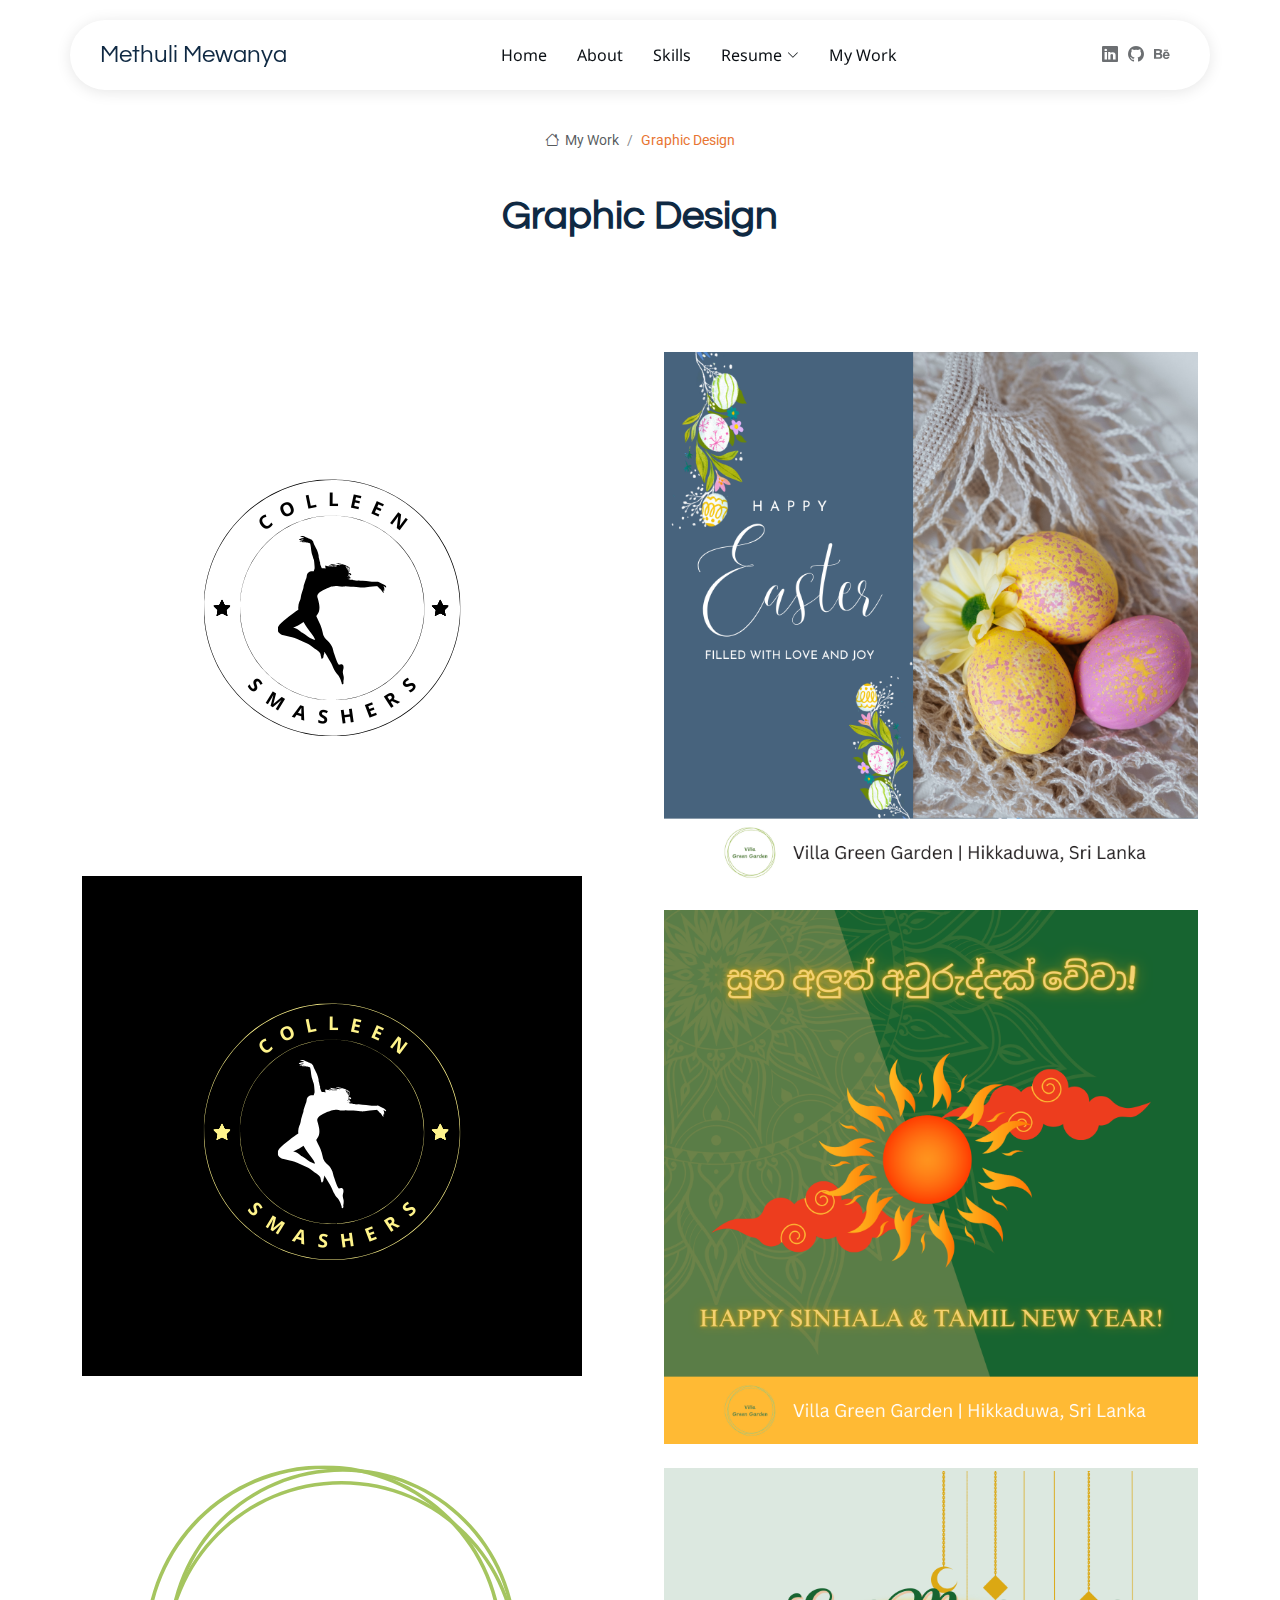
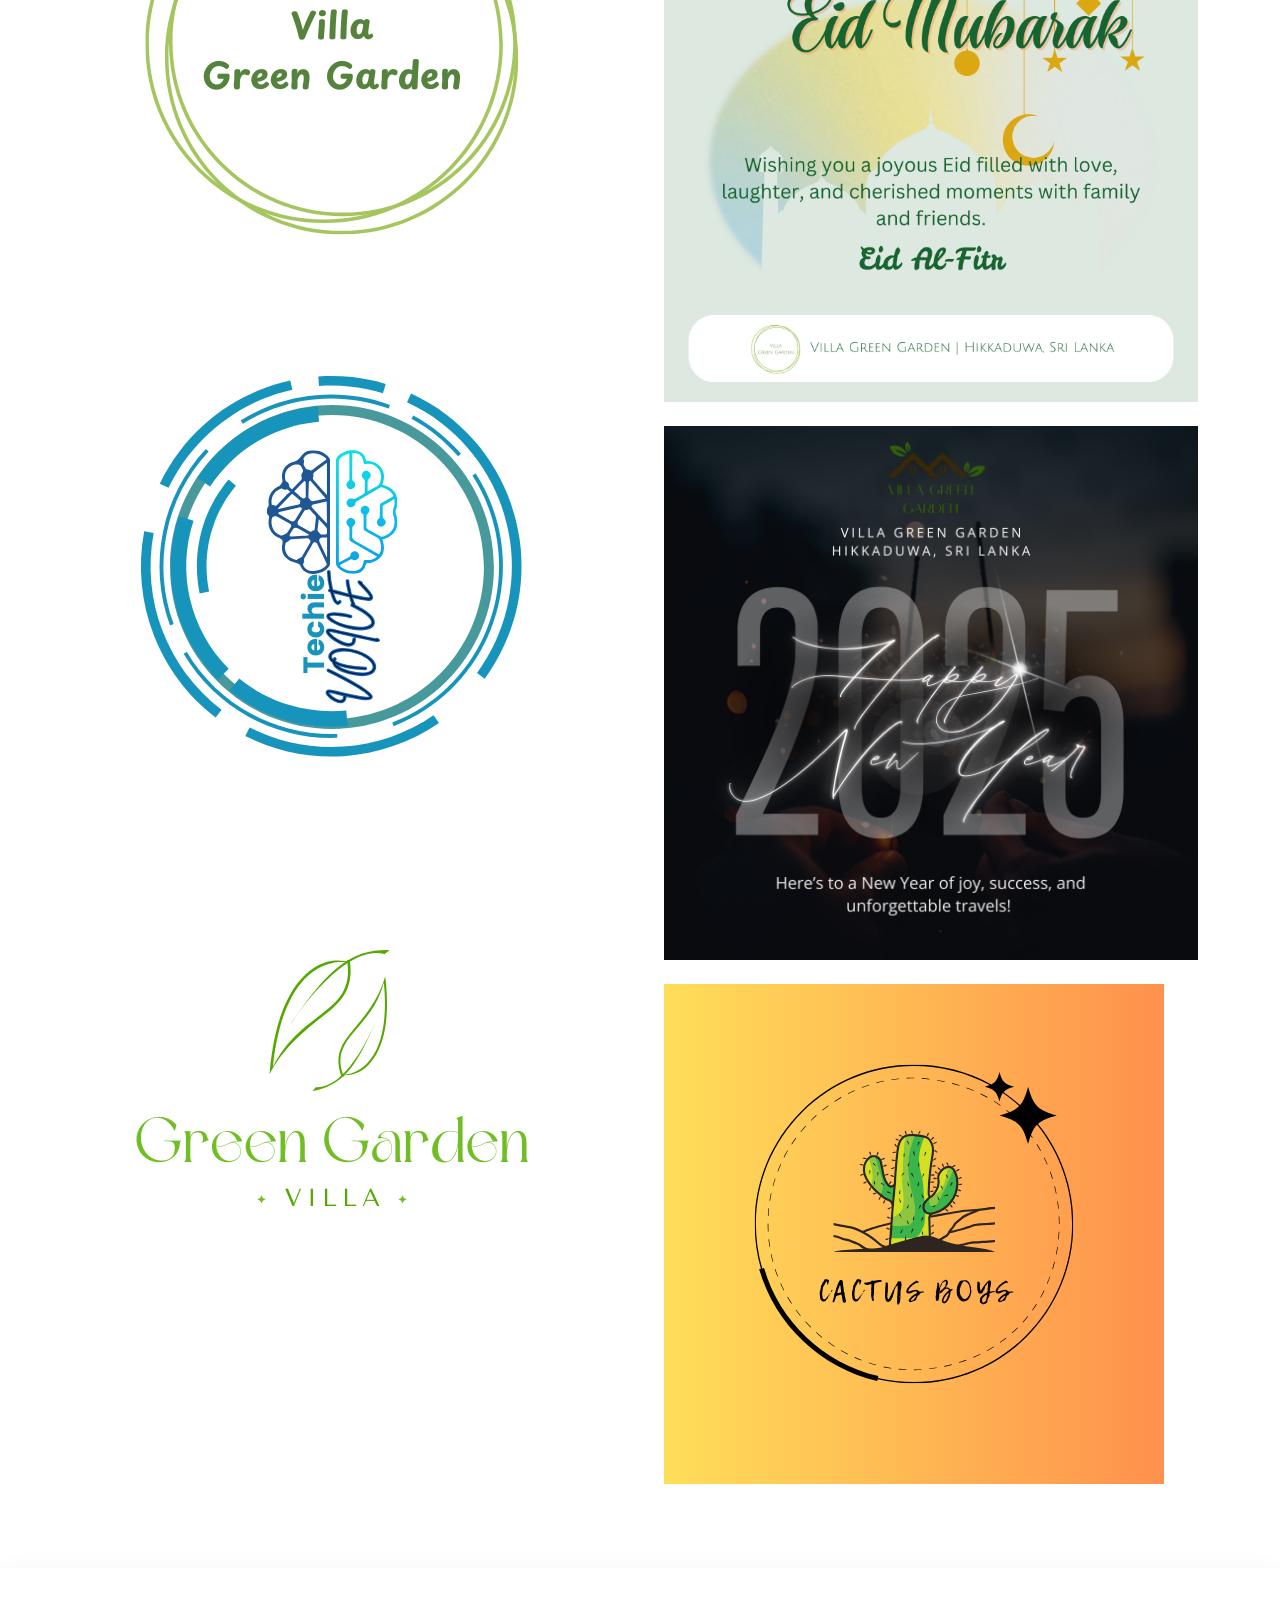
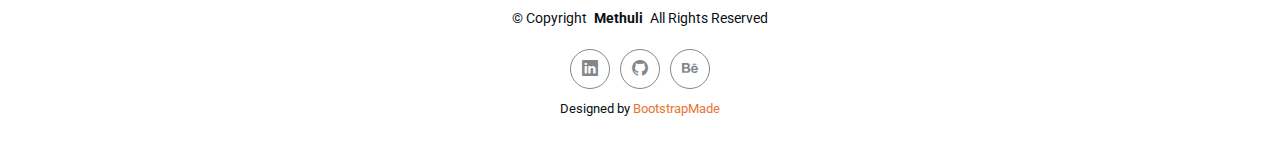
<file: mywork-graphicDesign.html>
<!DOCTYPE html>
<html lang="en">

<head>
  <meta charset="utf-8">
  <meta content="width=device-width, initial-scale=1.0" name="viewport">
  <title>Graphic Designs - Methuli Mewanya</title>
  <meta name="description" content="">
  <meta name="keywords" content="">

  <!-- Favicons -->
  <link href="assets/img/favicon.png" rel="icon">
  <link href="assets/img/apple-touch-icon.png" rel="apple-touch-icon">

  <!-- Fonts -->
  <link href="https://fonts.googleapis.com" rel="preconnect">
  <link href="https://fonts.gstatic.com" rel="preconnect" crossorigin>
  <link href="https://fonts.googleapis.com/css2?family=Roboto:ital,wght@0,100;0,300;0,400;0,500;0,700;0,900;1,100;1,300;1,400;1,500;1,700;1,900&family=Noto+Sans:ital,wght@0,100;0,200;0,300;0,400;0,500;0,600;0,700;0,800;0,900;1,100;1,200;1,300;1,400;1,500;1,600;1,700;1,800;1,900&family=Questrial:wght@400&display=swap" rel="stylesheet">

  <!-- Vendor CSS Files -->
  <link href="assets/vendor/bootstrap/css/bootstrap.min.css" rel="stylesheet">
  <link href="assets/vendor/bootstrap-icons/bootstrap-icons.css" rel="stylesheet">
  <link href="assets/vendor/aos/aos.css" rel="stylesheet">
  <link href="assets/vendor/glightbox/css/glightbox.min.css" rel="stylesheet">
  <link href="assets/vendor/swiper/swiper-bundle.min.css" rel="stylesheet">

  <!-- Main CSS File -->
  <link href="assets/css/main.css" rel="stylesheet">

  <!-- =======================================================
  * Template Name: EasyFolio
  * Template URL: https://bootstrapmade.com/easyfolio-bootstrap-portfolio-template/
  * Updated: Feb 21 2025 with Bootstrap v5.3.3
  * Author: BootstrapMade.com
  * License: https://bootstrapmade.com/license/
  ======================================================== -->
</head>

<body class="portfolio-details-page">

  <header id="header" class="header d-flex align-items-center sticky-top">
    <div class="header-container container-fluid container-xl position-relative d-flex align-items-center justify-content-between">

      <a href="index.html" class="logo d-flex align-items-center me-auto me-xl-0">
        <!-- Uncomment the line below if you also wish to use an image logo -->
        <!-- <img src="assets/img/logo.webp" alt=""> -->
        <h1 class="sitename">Methuli Mewanya</h1>
      </a>

      <nav id="navmenu" class="navmenu">
        <ul>
          <li><a href="index.html#home">Home</a></li>
          <li><a href="index.html#about">About</a></li>
          <li><a href="index.html#skills">Skills</a></li>
          <li class="dropdown"><a href="index.html#resume"><span>Resume</span> <i class="bi bi-chevron-down toggle-dropdown"></i></a>
            <ul>
              <li><a href="index.html#resume">Experiance</a></li>
              <li><a href="index.html#resume">Education</a></li>
            </ul>
          </li>
          <li><a href="index.html#mywork">My Work</a></li>
        </ul>
      </nav>

      <div class="header-social-links">
        <a href="https://www.linkedin.com/in/methuli-mewanya-3849972a3" class="linkedin"><i class="bi bi-linkedin"></i></a>
        <!--<a href="#" class="instagram"><i class="bi bi-instagram"></i></a>-->
        <a href="https://github.com/MethuliMewanya" class="github"><i class="bi bi-github"></i></a>
        <a href="https://www.behance.net/methuli_mewanya" class="behance"><i class="bi bi-behance"></i></a>
      </div>

    </div>
  </header>

  <main class="main">

    <!-- Page Title -->
    <div class="page-title">
      <div class="breadcrumbs">
        <nav aria-label="breadcrumb">
          <ol class="breadcrumb">
            <li class="breadcrumb-item"><a href="index.html#mywork"><i class="bi bi-house"></i> My Work</a></li>
            <li class="breadcrumb-item active current">Graphic Design</li>
          </ol>
        </nav>
      </div>

      <div class="title-wrapper">
        <h1>Graphic Design</h1>
        <!--<p>Lorem ipsum dolor sit amet, consectetur adipiscing elit. Ut elit tellus, luctus nec ullamcorper mattis, pulvinar dapibus leo.</p>-->
      </div>
    </div><!-- End Page Title -->

    <!-- Portfolio Details Section -->
    <section id="portfolio-details" class="portfolio-details section">

      <div class="container" data-aos="fade-up">
        <!---->
        <div class="row gy-4 g-lg-5">
          <div class="col-lg-6">
            <img src="assets/img/portfolio/1.png" class="img-fluid mb-4" alt="">
            <img src="assets/img/portfolio/2.png" class="img-fluid mb-4" alt="">
            <img src="assets/img/portfolio/9.png" class="img-fluid mb-4" alt="">
            <img src="assets/img/portfolio/7.png" class="img-fluid mb-4" alt="">
            <img src="assets/img/portfolio/8.png" class="img-fluid mb-4" alt="">
            
          </div>

          <div class="col-lg-6">

            <img src="assets/img/portfolio/3.png" class="img-fluid mb-4" alt="">
            <img src="assets/img/portfolio/5.png" class="img-fluid mb-4" alt="">
            <img src="assets/img/portfolio/10.png" class="img-fluid mb-4" alt="">
            <img src="assets/img/portfolio/4.png" class="img-fluid mb-4" alt="">
            <img src="assets/img/portfolio/6.png" class="img-fluid mb-4" alt="">
          </div>
        </div>

      </div>

    </section><!-- /Portfolio Details Section -->

  </main>

  <footer id="footer" class="footer">

    <div class="container">
      <div class="copyright text-center ">
        <p>© <span>Copyright</span> <strong class="px-1 sitename">Methuli</strong> <span>All Rights Reserved</span></p>
      </div>
      <div class="social-links d-flex justify-content-center">
        <a href="https://www.linkedin.com/in/methuli-mewanya-3849972a3"><i class="bi bi-linkedin"></i></a>
        <a href="https://github.com/MethuliMewanya"><i class="bi bi-github"></i></a>
        <a href="https://www.behance.net/methuli_mewanya"><i class="bi bi-behance"></i></a>
      </div>
      <div class="credits">
        <!-- All the links in the footer should remain intact. -->
        <!-- You can delete the links only if you've purchased the pro version. -->
        <!-- Licensing information: https://bootstrapmade.com/license/ -->
        <!-- Purchase the pro version with working PHP/AJAX contact form: [buy-url] -->
        Designed by <a href="https://bootstrapmade.com/">BootstrapMade</a>
      </div>
    </div>

  </footer>

  <!-- Scroll Top -->
  <a href="#" id="scroll-top" class="scroll-top d-flex align-items-center justify-content-center"><i class="bi bi-arrow-up-short"></i></a>

  <!-- Vendor JS Files -->
  <script src="assets/vendor/bootstrap/js/bootstrap.bundle.min.js"></script>
  <script src="assets/vendor/php-email-form/validate.js"></script>
  <script src="assets/vendor/aos/aos.js"></script>
  <script src="assets/vendor/waypoints/noframework.waypoints.js"></script>
  <script src="assets/vendor/glightbox/js/glightbox.min.js"></script>
  <script src="assets/vendor/imagesloaded/imagesloaded.pkgd.min.js"></script>
  <script src="assets/vendor/isotope-layout/isotope.pkgd.min.js"></script>
  <script src="assets/vendor/swiper/swiper-bundle.min.js"></script>

  <!-- Main JS File -->
  <script src="assets/js/main.js"></script>

</body>

</html>
</file>
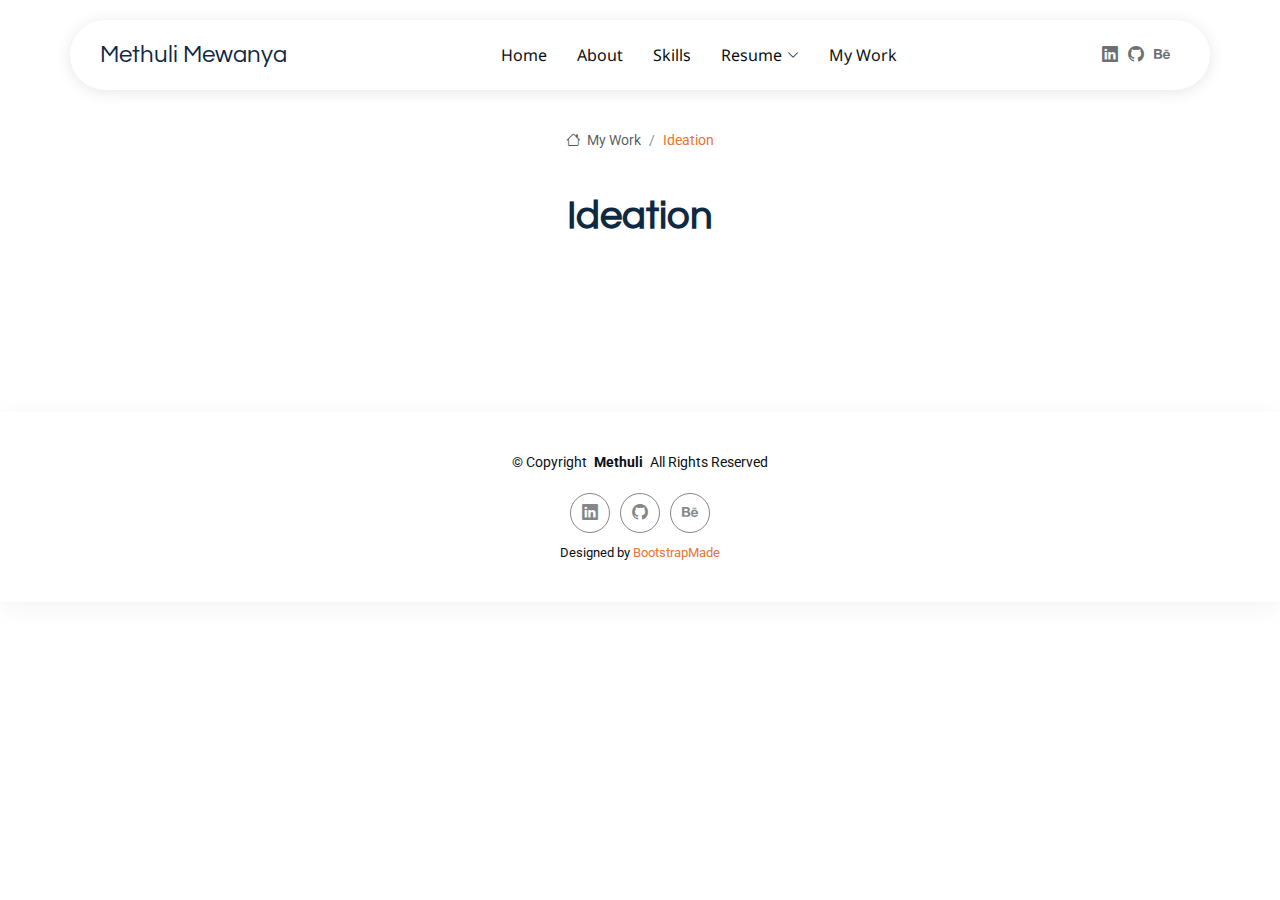
<file: mywork-ideation.html>
<!DOCTYPE html>
<html lang="en">

<head>
  <meta charset="utf-8">
  <meta content="width=device-width, initial-scale=1.0" name="viewport">
  <title>Graphic Designs - Methuli Mewanya</title>
  <meta name="description" content="">
  <meta name="keywords" content="">

  <!-- Favicons -->
  <link href="assets/img/favicon.png" rel="icon">
  <link href="assets/img/apple-touch-icon.png" rel="apple-touch-icon">

  <!-- Fonts -->
  <link href="https://fonts.googleapis.com" rel="preconnect">
  <link href="https://fonts.gstatic.com" rel="preconnect" crossorigin>
  <link href="https://fonts.googleapis.com/css2?family=Roboto:ital,wght@0,100;0,300;0,400;0,500;0,700;0,900;1,100;1,300;1,400;1,500;1,700;1,900&family=Noto+Sans:ital,wght@0,100;0,200;0,300;0,400;0,500;0,600;0,700;0,800;0,900;1,100;1,200;1,300;1,400;1,500;1,600;1,700;1,800;1,900&family=Questrial:wght@400&display=swap" rel="stylesheet">

  <!-- Vendor CSS Files -->
  <link href="assets/vendor/bootstrap/css/bootstrap.min.css" rel="stylesheet">
  <link href="assets/vendor/bootstrap-icons/bootstrap-icons.css" rel="stylesheet">
  <link href="assets/vendor/aos/aos.css" rel="stylesheet">
  <link href="assets/vendor/glightbox/css/glightbox.min.css" rel="stylesheet">
  <link href="assets/vendor/swiper/swiper-bundle.min.css" rel="stylesheet">

  <!-- Main CSS File -->
  <link href="assets/css/main.css" rel="stylesheet">

  <!-- =======================================================
  * Template Name: EasyFolio
  * Template URL: https://bootstrapmade.com/easyfolio-bootstrap-portfolio-template/
  * Updated: Feb 21 2025 with Bootstrap v5.3.3
  * Author: BootstrapMade.com
  * License: https://bootstrapmade.com/license/
  ======================================================== -->
</head>

<body class="portfolio-details-page">

  <header id="header" class="header d-flex align-items-center sticky-top">
    <div class="header-container container-fluid container-xl position-relative d-flex align-items-center justify-content-between">

      <a href="index.html" class="logo d-flex align-items-center me-auto me-xl-0">
        <!-- Uncomment the line below if you also wish to use an image logo -->
        <!-- <img src="assets/img/logo.webp" alt=""> -->
        <h1 class="sitename">Methuli Mewanya</h1>
      </a>

      <nav id="navmenu" class="navmenu">
        <ul>
          <li><a href="index.html#home">Home</a></li>
          <li><a href="index.html#about">About</a></li>
          <li><a href="index.html#skills">Skills</a></li>
          <li class="dropdown"><a href="index.html#resume"><span>Resume</span> <i class="bi bi-chevron-down toggle-dropdown"></i></a>
            <ul>
              <li><a href="index.html#resume">Experiance</a></li>
              <li><a href="index.html#resume">Education</a></li>
            </ul>
          </li>
          <li><a href="index.html#mywork">My Work</a></li>
        </ul>
      </nav>

      <div class="header-social-links">
        <a href="https://www.linkedin.com/in/methuli-mewanya-3849972a3" class="linkedin"><i class="bi bi-linkedin"></i></a>
        <!--<a href="#" class="instagram"><i class="bi bi-instagram"></i></a>-->
        <a href="https://github.com/MethuliMewanya" class="github"><i class="bi bi-github"></i></a>
        <a href="https://www.behance.net/methuli_mewanya" class="behance"><i class="bi bi-behance"></i></a>
      </div>

    </div>
  </header>

  <main class="main">

    <!-- Page Title -->
    <div class="page-title">
      <div class="breadcrumbs">
        <nav aria-label="breadcrumb">
          <ol class="breadcrumb">
            <li class="breadcrumb-item"><a href="index.html#mywork"><i class="bi bi-house"></i> My Work</a></li>
            <li class="breadcrumb-item active current">Ideation</li>
          </ol>
        </nav>
      </div>

      <div class="title-wrapper">
        <h1>Ideation</h1>
        <!--<p>Lorem ipsum dolor sit amet, consectetur adipiscing elit. Ut elit tellus, luctus nec ullamcorper mattis, pulvinar dapibus leo.</p>-->
      </div>
    </div><!-- End Page Title -->

    <!-- Portfolio Details Section -->
    <section id="portfolio-details" class="portfolio-details section">

      <div class="container" data-aos="fade-up">
        <!--
        <div class="row gy-4 g-lg-5">
          <div class="col-lg-6">
            <img src="assets/img/portfolio/1.png" class="img-fluid mb-4" alt="">
            <img src="assets/img/portfolio/2.png" class="img-fluid mb-4" alt="">
            <img src="assets/img/portfolio/9.png" class="img-fluid mb-4" alt="">
            <img src="assets/img/portfolio/7.png" class="img-fluid mb-4" alt="">
            <img src="assets/img/portfolio/8.png" class="img-fluid mb-4" alt="">
            
          </div>

          <div class="col-lg-6">

            <img src="assets/img/portfolio/3.png" class="img-fluid mb-4" alt="">
            <img src="assets/img/portfolio/5.png" class="img-fluid mb-4" alt="">
            <img src="assets/img/portfolio/10.png" class="img-fluid mb-4" alt="">
            <img src="assets/img/portfolio/4.png" class="img-fluid mb-4" alt="">
            <img src="assets/img/portfolio/6.png" class="img-fluid mb-4" alt="">
          </div>
        </div>
        -->

      </div>

    </section><!-- /Portfolio Details Section -->

  </main>

  <footer id="footer" class="footer">

    <div class="container">
      <div class="copyright text-center ">
        <p>© <span>Copyright</span> <strong class="px-1 sitename">Methuli</strong> <span>All Rights Reserved</span></p>
      </div>
      <div class="social-links d-flex justify-content-center">
        <a href="https://www.linkedin.com/in/methuli-mewanya-3849972a3"><i class="bi bi-linkedin"></i></a>
        <a href="https://github.com/MethuliMewanya"><i class="bi bi-github"></i></a>
        <a href="https://www.behance.net/methuli_mewanya"><i class="bi bi-behance"></i></a>
      </div>
      <div class="credits">
        <!-- All the links in the footer should remain intact. -->
        <!-- You can delete the links only if you've purchased the pro version. -->
        <!-- Licensing information: https://bootstrapmade.com/license/ -->
        <!-- Purchase the pro version with working PHP/AJAX contact form: [buy-url] -->
        Designed by <a href="https://bootstrapmade.com/">BootstrapMade</a>
      </div>
    </div>

  </footer>

  <!-- Scroll Top -->
  <a href="#" id="scroll-top" class="scroll-top d-flex align-items-center justify-content-center"><i class="bi bi-arrow-up-short"></i></a>

  <!-- Vendor JS Files -->
  <script src="assets/vendor/bootstrap/js/bootstrap.bundle.min.js"></script>
  <script src="assets/vendor/php-email-form/validate.js"></script>
  <script src="assets/vendor/aos/aos.js"></script>
  <script src="assets/vendor/waypoints/noframework.waypoints.js"></script>
  <script src="assets/vendor/glightbox/js/glightbox.min.js"></script>
  <script src="assets/vendor/imagesloaded/imagesloaded.pkgd.min.js"></script>
  <script src="assets/vendor/isotope-layout/isotope.pkgd.min.js"></script>
  <script src="assets/vendor/swiper/swiper-bundle.min.js"></script>

  <!-- Main JS File -->
  <script src="assets/js/main.js"></script>

</body>

</html>
</file>
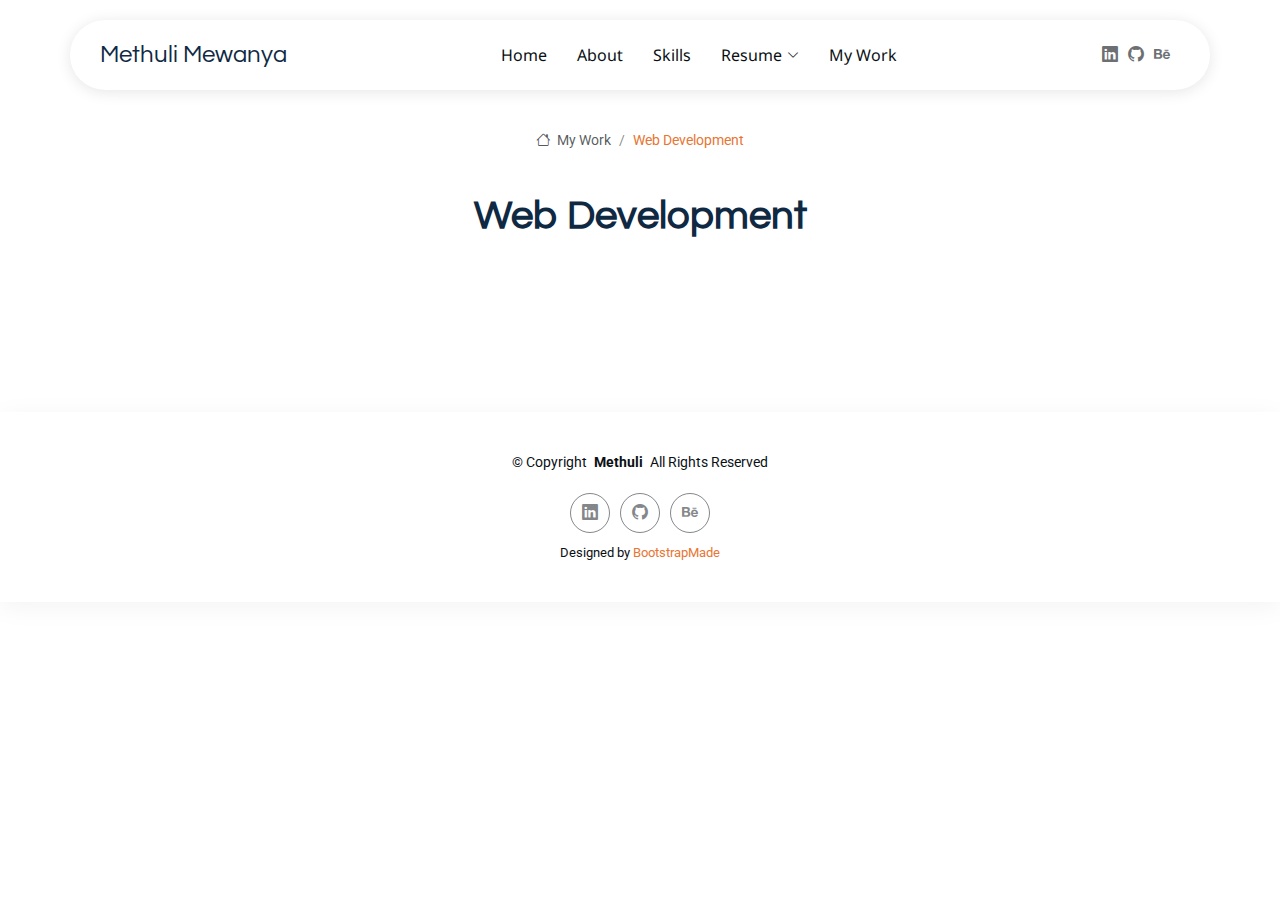
<file: mywork-webDevelopment.html>
<!DOCTYPE html>
<html lang="en">

<head>
  <meta charset="utf-8">
  <meta content="width=device-width, initial-scale=1.0" name="viewport">
  <title>Graphic Designs - Methuli Mewanya</title>
  <meta name="description" content="">
  <meta name="keywords" content="">

  <!-- Favicons -->
  <link href="assets/img/favicon.png" rel="icon">
  <link href="assets/img/apple-touch-icon.png" rel="apple-touch-icon">

  <!-- Fonts -->
  <link href="https://fonts.googleapis.com" rel="preconnect">
  <link href="https://fonts.gstatic.com" rel="preconnect" crossorigin>
  <link href="https://fonts.googleapis.com/css2?family=Roboto:ital,wght@0,100;0,300;0,400;0,500;0,700;0,900;1,100;1,300;1,400;1,500;1,700;1,900&family=Noto+Sans:ital,wght@0,100;0,200;0,300;0,400;0,500;0,600;0,700;0,800;0,900;1,100;1,200;1,300;1,400;1,500;1,600;1,700;1,800;1,900&family=Questrial:wght@400&display=swap" rel="stylesheet">

  <!-- Vendor CSS Files -->
  <link href="assets/vendor/bootstrap/css/bootstrap.min.css" rel="stylesheet">
  <link href="assets/vendor/bootstrap-icons/bootstrap-icons.css" rel="stylesheet">
  <link href="assets/vendor/aos/aos.css" rel="stylesheet">
  <link href="assets/vendor/glightbox/css/glightbox.min.css" rel="stylesheet">
  <link href="assets/vendor/swiper/swiper-bundle.min.css" rel="stylesheet">

  <!-- Main CSS File -->
  <link href="assets/css/main.css" rel="stylesheet">

  <!-- =======================================================
  * Template Name: EasyFolio
  * Template URL: https://bootstrapmade.com/easyfolio-bootstrap-portfolio-template/
  * Updated: Feb 21 2025 with Bootstrap v5.3.3
  * Author: BootstrapMade.com
  * License: https://bootstrapmade.com/license/
  ======================================================== -->
</head>

<body class="portfolio-details-page">

  <header id="header" class="header d-flex align-items-center sticky-top">
    <div class="header-container container-fluid container-xl position-relative d-flex align-items-center justify-content-between">

      <a href="index.html" class="logo d-flex align-items-center me-auto me-xl-0">
        <!-- Uncomment the line below if you also wish to use an image logo -->
        <!-- <img src="assets/img/logo.webp" alt=""> -->
        <h1 class="sitename">Methuli Mewanya</h1>
      </a>

      <nav id="navmenu" class="navmenu">
        <ul>
          <li><a href="index.html#home">Home</a></li>
          <li><a href="index.html#about">About</a></li>
          <li><a href="index.html#skills">Skills</a></li>
          <li class="dropdown"><a href="index.html#resume"><span>Resume</span> <i class="bi bi-chevron-down toggle-dropdown"></i></a>
            <ul>
              <li><a href="index.html#resume">Experiance</a></li>
              <li><a href="index.html#resume">Education</a></li>
            </ul>
          </li>
          <li><a href="index.html#mywork">My Work</a></li>
        </ul>
      </nav>

      <div class="header-social-links">
        <a href="https://www.linkedin.com/in/methuli-mewanya-3849972a3" class="linkedin"><i class="bi bi-linkedin"></i></a>
        <!--<a href="#" class="instagram"><i class="bi bi-instagram"></i></a>-->
        <a href="https://github.com/MethuliMewanya" class="github"><i class="bi bi-github"></i></a>
        <a href="https://www.behance.net/methuli_mewanya" class="behance"><i class="bi bi-behance"></i></a>
      </div>

    </div>
  </header>

  <main class="main">

    <!-- Page Title -->
    <div class="page-title">
      <div class="breadcrumbs">
        <nav aria-label="breadcrumb">
          <ol class="breadcrumb">
            <li class="breadcrumb-item"><a href="index.html#mywork"><i class="bi bi-house"></i> My Work</a></li>
            <li class="breadcrumb-item active current">Web Development</li>
          </ol>
        </nav>
      </div>

      <div class="title-wrapper">
        <h1>Web Development</h1>
        <!--<p>Lorem ipsum dolor sit amet, consectetur adipiscing elit. Ut elit tellus, luctus nec ullamcorper mattis, pulvinar dapibus leo.</p>-->
      </div>
    </div><!-- End Page Title -->

    <!-- Portfolio Details Section -->
    <section id="portfolio-details" class="portfolio-details section">

      <div class="container" data-aos="fade-up">
        <!--
        <div class="row g-4 isotope-container" data-aos="fade-up" data-aos-delay="300">
          <div class="col-lg-6 col-md-6 portfolio-item isotope-item filter-graphics">
            <div class="portfolio-card">
              <div class="portfolio-image">
                <img src="assets/img/portfolio/portfolio-10.webp" class="img-fluid" alt="" loading="lazy">
                <div class="portfolio-overlay">
                  <div class="portfolio-actions">
                    <a href="assets/img/portfolio/portfolio-10.webp" class="glightbox preview-link" data-gallery="portfolio-gallery-graphics"><i class="bi bi-eye"></i></a>
                    <a href="portfolio-details.html" class="details-link"><i class="bi bi-arrow-right"></i></a>
                  </div>
                </div>
              </div>
              <div class="portfolio-content">
                <span class="category">Graphics</span>
                <h3>Creative Brand Identity</h3>
                <p>Vestibulum id ligula porta felis euismod semper at vulputate.</p>
              </div>
            </div>
          </div>
        </div>
        -->
        
      </div>

    </section><!-- /Portfolio Details Section -->

  </main>

  <footer id="footer" class="footer">

    <div class="container">
      <div class="copyright text-center ">
        <p>© <span>Copyright</span> <strong class="px-1 sitename">Methuli</strong> <span>All Rights Reserved</span></p>
      </div>
      <div class="social-links d-flex justify-content-center">
        <a href="https://www.linkedin.com/in/methuli-mewanya-3849972a3"><i class="bi bi-linkedin"></i></a>
        <a href="https://github.com/MethuliMewanya"><i class="bi bi-github"></i></a>
        <a href="https://www.behance.net/methuli_mewanya"><i class="bi bi-behance"></i></a>
      </div>
      <div class="credits">
        <!-- All the links in the footer should remain intact. -->
        <!-- You can delete the links only if you've purchased the pro version. -->
        <!-- Licensing information: https://bootstrapmade.com/license/ -->
        <!-- Purchase the pro version with working PHP/AJAX contact form: [buy-url] -->
        Designed by <a href="https://bootstrapmade.com/">BootstrapMade</a>
      </div>
    </div>

  </footer>

  <!-- Scroll Top -->
  <a href="#" id="scroll-top" class="scroll-top d-flex align-items-center justify-content-center"><i class="bi bi-arrow-up-short"></i></a>

  <!-- Vendor JS Files -->
  <script src="assets/vendor/bootstrap/js/bootstrap.bundle.min.js"></script>
  <script src="assets/vendor/php-email-form/validate.js"></script>
  <script src="assets/vendor/aos/aos.js"></script>
  <script src="assets/vendor/waypoints/noframework.waypoints.js"></script>
  <script src="assets/vendor/glightbox/js/glightbox.min.js"></script>
  <script src="assets/vendor/imagesloaded/imagesloaded.pkgd.min.js"></script>
  <script src="assets/vendor/isotope-layout/isotope.pkgd.min.js"></script>
  <script src="assets/vendor/swiper/swiper-bundle.min.js"></script>

  <!-- Main JS File -->
  <script src="assets/js/main.js"></script>

</body>

</html>
</file>
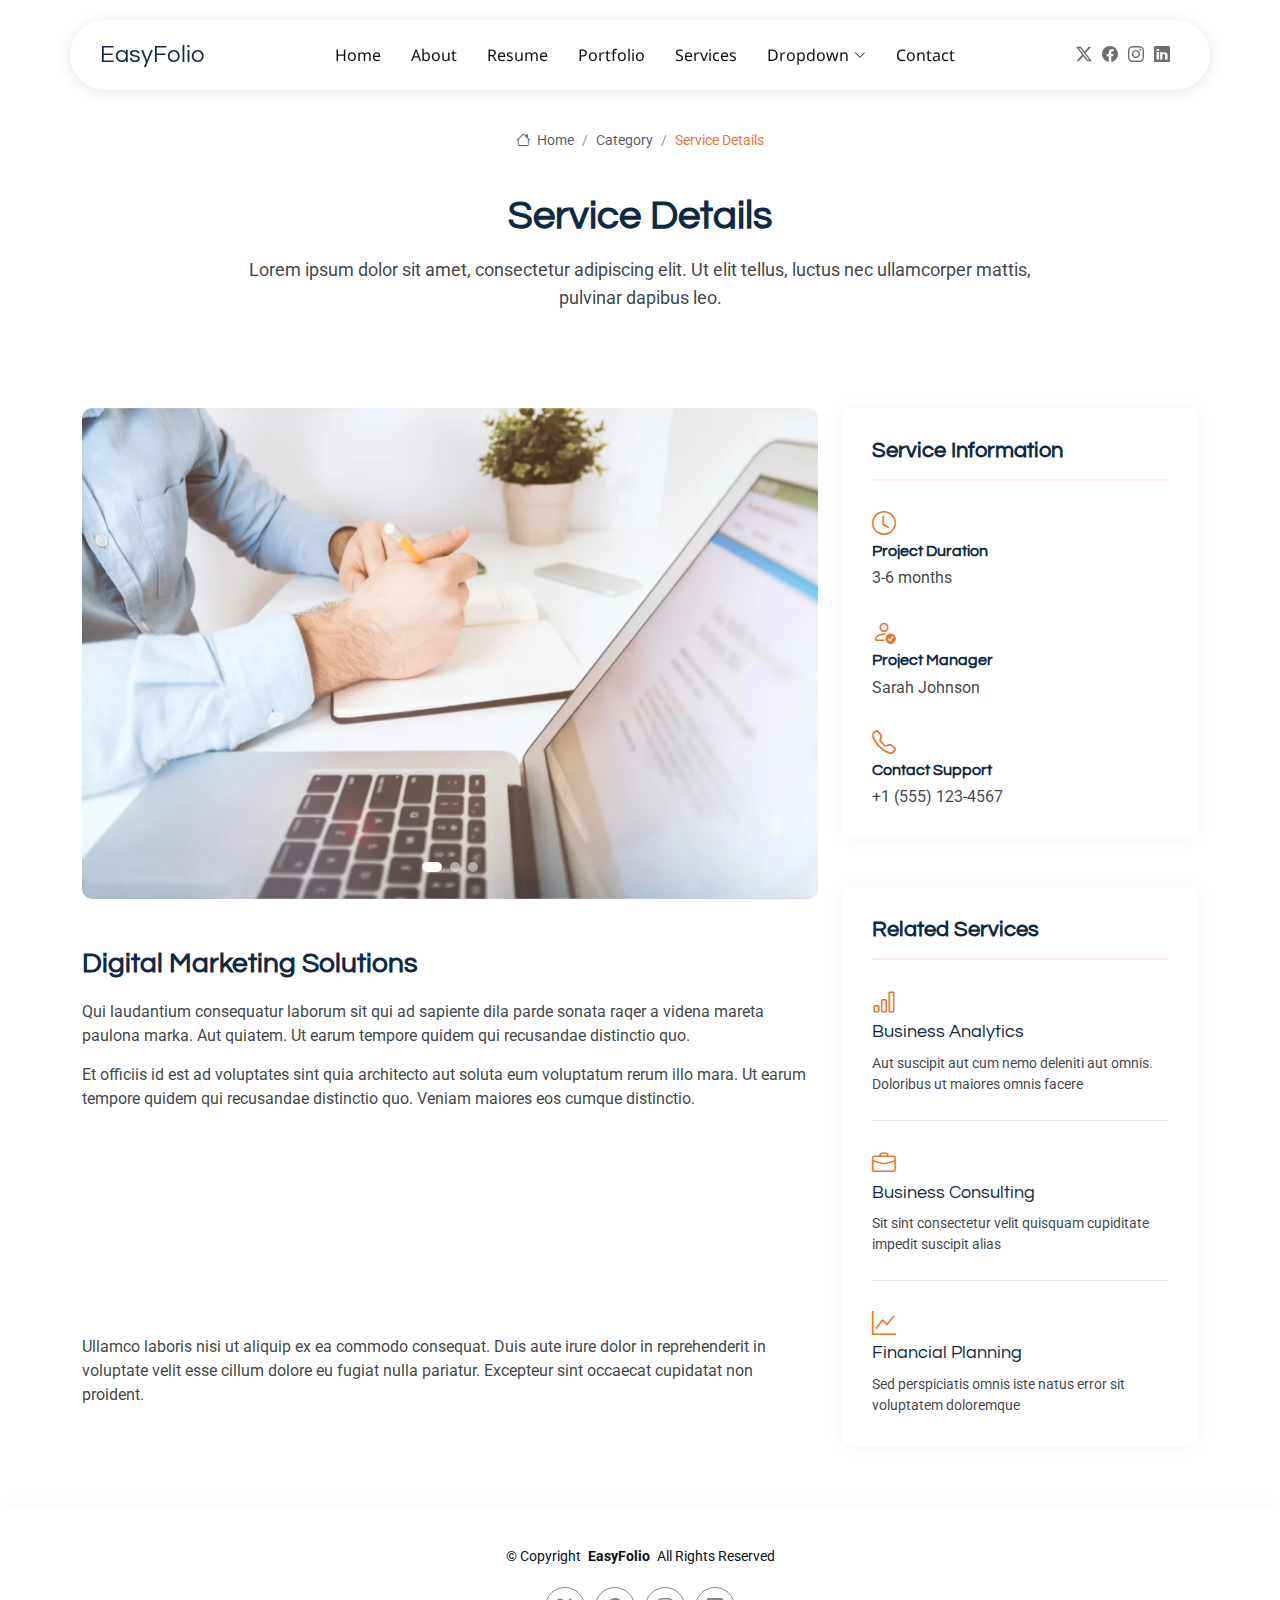
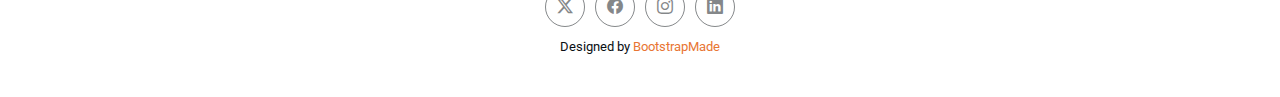
<file: service-details.html>
<!DOCTYPE html>
<html lang="en">

<head>
  <meta charset="utf-8">
  <meta content="width=device-width, initial-scale=1.0" name="viewport">
  <title>Service Details - EasyFolio Bootstrap Template</title>
  <meta name="description" content="">
  <meta name="keywords" content="">

  <!-- Favicons -->
  <link href="assets/img/favicon.png" rel="icon">
  <link href="assets/img/apple-touch-icon.png" rel="apple-touch-icon">

  <!-- Fonts -->
  <link href="https://fonts.googleapis.com" rel="preconnect">
  <link href="https://fonts.gstatic.com" rel="preconnect" crossorigin>
  <link href="https://fonts.googleapis.com/css2?family=Roboto:ital,wght@0,100;0,300;0,400;0,500;0,700;0,900;1,100;1,300;1,400;1,500;1,700;1,900&family=Noto+Sans:ital,wght@0,100;0,200;0,300;0,400;0,500;0,600;0,700;0,800;0,900;1,100;1,200;1,300;1,400;1,500;1,600;1,700;1,800;1,900&family=Questrial:wght@400&display=swap" rel="stylesheet">

  <!-- Vendor CSS Files -->
  <link href="assets/vendor/bootstrap/css/bootstrap.min.css" rel="stylesheet">
  <link href="assets/vendor/bootstrap-icons/bootstrap-icons.css" rel="stylesheet">
  <link href="assets/vendor/aos/aos.css" rel="stylesheet">
  <link href="assets/vendor/glightbox/css/glightbox.min.css" rel="stylesheet">
  <link href="assets/vendor/swiper/swiper-bundle.min.css" rel="stylesheet">

  <!-- Main CSS File -->
  <link href="assets/css/main.css" rel="stylesheet">

  <!-- =======================================================
  * Template Name: EasyFolio
  * Template URL: https://bootstrapmade.com/easyfolio-bootstrap-portfolio-template/
  * Updated: Feb 21 2025 with Bootstrap v5.3.3
  * Author: BootstrapMade.com
  * License: https://bootstrapmade.com/license/
  ======================================================== -->
</head>

<body class="service-details-page">

  <header id="header" class="header d-flex align-items-center sticky-top">
    <div class="header-container container-fluid container-xl position-relative d-flex align-items-center justify-content-between">

      <a href="index.html" class="logo d-flex align-items-center me-auto me-xl-0">
        <!-- Uncomment the line below if you also wish to use an image logo -->
        <!-- <img src="assets/img/logo.webp" alt=""> -->
        <h1 class="sitename">EasyFolio</h1>
      </a>

      <nav id="navmenu" class="navmenu">
        <ul>
          <li><a href="#hero">Home</a></li>
          <li><a href="#about">About</a></li>
          <li><a href="#resume">Resume</a></li>
          <li><a href="#portfolio">Portfolio</a></li>
          <li><a href="#services">Services</a></li>
          <li class="dropdown"><a href="#"><span>Dropdown</span> <i class="bi bi-chevron-down toggle-dropdown"></i></a>
            <ul>
              <li><a href="#">Dropdown 1</a></li>
              <li class="dropdown"><a href="#"><span>Deep Dropdown</span> <i class="bi bi-chevron-down toggle-dropdown"></i></a>
                <ul>
                  <li><a href="#">Deep Dropdown 1</a></li>
                  <li><a href="#">Deep Dropdown 2</a></li>
                  <li><a href="#">Deep Dropdown 3</a></li>
                  <li><a href="#">Deep Dropdown 4</a></li>
                  <li><a href="#">Deep Dropdown 5</a></li>
                </ul>
              </li>
              <li><a href="#">Dropdown 2</a></li>
              <li><a href="#">Dropdown 3</a></li>
              <li><a href="#">Dropdown 4</a></li>
            </ul>
          </li>
          <li><a href="#contact">Contact</a></li>
        </ul>
        <i class="mobile-nav-toggle d-xl-none bi bi-list"></i>
      </nav>

      <div class="header-social-links">
        <a href="#" class="twitter"><i class="bi bi-twitter-x"></i></a>
        <a href="#" class="facebook"><i class="bi bi-facebook"></i></a>
        <a href="#" class="instagram"><i class="bi bi-instagram"></i></a>
        <a href="#" class="linkedin"><i class="bi bi-linkedin"></i></a>
      </div>

    </div>
  </header>

  <main class="main">

    <!-- Page Title -->
    <div class="page-title">
      <div class="breadcrumbs">
        <nav aria-label="breadcrumb">
          <ol class="breadcrumb">
            <li class="breadcrumb-item"><a href="#"><i class="bi bi-house"></i> Home</a></li>
            <li class="breadcrumb-item"><a href="#">Category</a></li>
            <li class="breadcrumb-item active current">Service Details</li>
          </ol>
        </nav>
      </div>

      <div class="title-wrapper">
        <h1>Service Details</h1>
        <p>Lorem ipsum dolor sit amet, consectetur adipiscing elit. Ut elit tellus, luctus nec ullamcorper mattis, pulvinar dapibus leo.</p>
      </div>
    </div><!-- End Page Title -->

    <!-- Service Details Section -->
    <section id="service-details" class="service-details section">

      <div class="container" data-aos="fade-up" data-aos-delay="100">

        <div class="row gy-4">

          <div class="col-lg-8">
            <div class="service-details-slider swiper init-swiper">
              <script type="application/json" class="swiper-config">
                {
                  "loop": true,
                  "speed": 600,
                  "autoplay": {
                    "delay": 5000
                  },
                  "slidesPerView": 1,
                  "pagination": {
                    "el": ".swiper-pagination",
                    "type": "bullets",
                    "clickable": true
                  }
                }
              </script>
              <div class="swiper-wrapper align-items-center">
                <div class="swiper-slide">
                  <img src="assets/img/services/services-1.webp" alt="" class="img-fluid" loading="lazy">
                </div>
                <div class="swiper-slide">
                  <img src="assets/img/services/services-2.webp" alt="" class="img-fluid" loading="lazy">
                </div>
                <div class="swiper-slide">
                  <img src="assets/img/services/services-3.webp" alt="" class="img-fluid" loading="lazy">
                </div>
              </div>
              <div class="swiper-pagination"></div>
            </div>

            <div class="content mt-5">
              <h3>Digital Marketing Solutions</h3>
              <p>
                Qui laudantium consequatur laborum sit qui ad sapiente dila parde sonata raqer a videna mareta paulona marka. Aut quiatem. Ut earum tempore quidem qui recusandae distinctio quo.
              </p>
              <p>
                Et officiis id est ad voluptates sint quia architecto aut soluta eum voluptatum rerum illo mara. Ut earum tempore quidem qui recusandae distinctio quo. Veniam maiores eos cumque distinctio.
              </p>

              <div class="features mt-4">
                <div class="row gy-4">
                  <div class="col-md-6" data-aos="fade-up" data-aos-delay="100">
                    <div class="feature-box d-flex align-items-center">
                      <i class="bi bi-check"></i>
                      <h4>Search Engine Optimization</h4>
                    </div>
                  </div>
                  <div class="col-md-6" data-aos="fade-up" data-aos-delay="200">
                    <div class="feature-box d-flex align-items-center">
                      <i class="bi bi-check"></i>
                      <h4>Social Media Marketing</h4>
                    </div>
                  </div>
                  <div class="col-md-6" data-aos="fade-up" data-aos-delay="300">
                    <div class="feature-box d-flex align-items-center">
                      <i class="bi bi-check"></i>
                      <h4>Content Marketing Strategy</h4>
                    </div>
                  </div>
                  <div class="col-md-6" data-aos="fade-up" data-aos-delay="400">
                    <div class="feature-box d-flex align-items-center">
                      <i class="bi bi-check"></i>
                      <h4>Email Marketing Campaigns</h4>
                    </div>
                  </div>
                </div>
              </div>

              <p class="mt-4">
                Ullamco laboris nisi ut aliquip ex ea commodo consequat. Duis aute irure dolor in reprehenderit in voluptate velit esse cillum dolore eu fugiat nulla pariatur. Excepteur sint occaecat cupidatat non proident.
              </p>
            </div>
          </div>

          <div class="col-lg-4">
            <div class="service-info">
              <h4>Service Information</h4>
              <div class="info-item">
                <i class="bi bi-clock"></i>
                <h5>Project Duration</h5>
                <p>3-6 months</p>
              </div>
              <div class="info-item">
                <i class="bi bi-person-check"></i>
                <h5>Project Manager</h5>
                <p>Sarah Johnson</p>
              </div>
              <div class="info-item">
                <i class="bi bi-telephone"></i>
                <h5>Contact Support</h5>
                <p>+1 (555) 123-4567</p>
              </div>
            </div>

            <div class="related-services mt-5">
              <h4>Related Services</h4>
              <div class="service-item">
                <i class="bi bi-bar-chart"></i>
                <h5><a href="#">Business Analytics</a></h5>
                <p>Aut suscipit aut cum nemo deleniti aut omnis. Doloribus ut maiores omnis facere</p>
              </div>
              <div class="service-item">
                <i class="bi bi-briefcase"></i>
                <h5><a href="#">Business Consulting</a></h5>
                <p>Sit sint consectetur velit quisquam cupiditate impedit suscipit alias</p>
              </div>
              <div class="service-item">
                <i class="bi bi-graph-up"></i>
                <h5><a href="#">Financial Planning</a></h5>
                <p>Sed perspiciatis omnis iste natus error sit voluptatem doloremque</p>
              </div>
            </div>
          </div>

        </div>

      </div>

    </section><!-- /Service Details Section -->

  </main>

  <footer id="footer" class="footer">

    <div class="container">
      <div class="copyright text-center ">
        <p>© <span>Copyright</span> <strong class="px-1 sitename">EasyFolio</strong> <span>All Rights Reserved</span></p>
      </div>
      <div class="social-links d-flex justify-content-center">
        <a href=""><i class="bi bi-twitter-x"></i></a>
        <a href=""><i class="bi bi-facebook"></i></a>
        <a href=""><i class="bi bi-instagram"></i></a>
        <a href=""><i class="bi bi-linkedin"></i></a>
      </div>
      <div class="credits">
        <!-- All the links in the footer should remain intact. -->
        <!-- You can delete the links only if you've purchased the pro version. -->
        <!-- Licensing information: https://bootstrapmade.com/license/ -->
        <!-- Purchase the pro version with working PHP/AJAX contact form: [buy-url] -->
        Designed by <a href="https://bootstrapmade.com/">BootstrapMade</a>
      </div>
    </div>

  </footer>

  <!-- Scroll Top -->
  <a href="#" id="scroll-top" class="scroll-top d-flex align-items-center justify-content-center"><i class="bi bi-arrow-up-short"></i></a>

  <!-- Vendor JS Files -->
  <script src="assets/vendor/bootstrap/js/bootstrap.bundle.min.js"></script>
  <script src="assets/vendor/php-email-form/validate.js"></script>
  <script src="assets/vendor/aos/aos.js"></script>
  <script src="assets/vendor/waypoints/noframework.waypoints.js"></script>
  <script src="assets/vendor/glightbox/js/glightbox.min.js"></script>
  <script src="assets/vendor/imagesloaded/imagesloaded.pkgd.min.js"></script>
  <script src="assets/vendor/isotope-layout/isotope.pkgd.min.js"></script>
  <script src="assets/vendor/swiper/swiper-bundle.min.js"></script>

  <!-- Main JS File -->
  <script src="assets/js/main.js"></script>

</body>

</html>
</file>
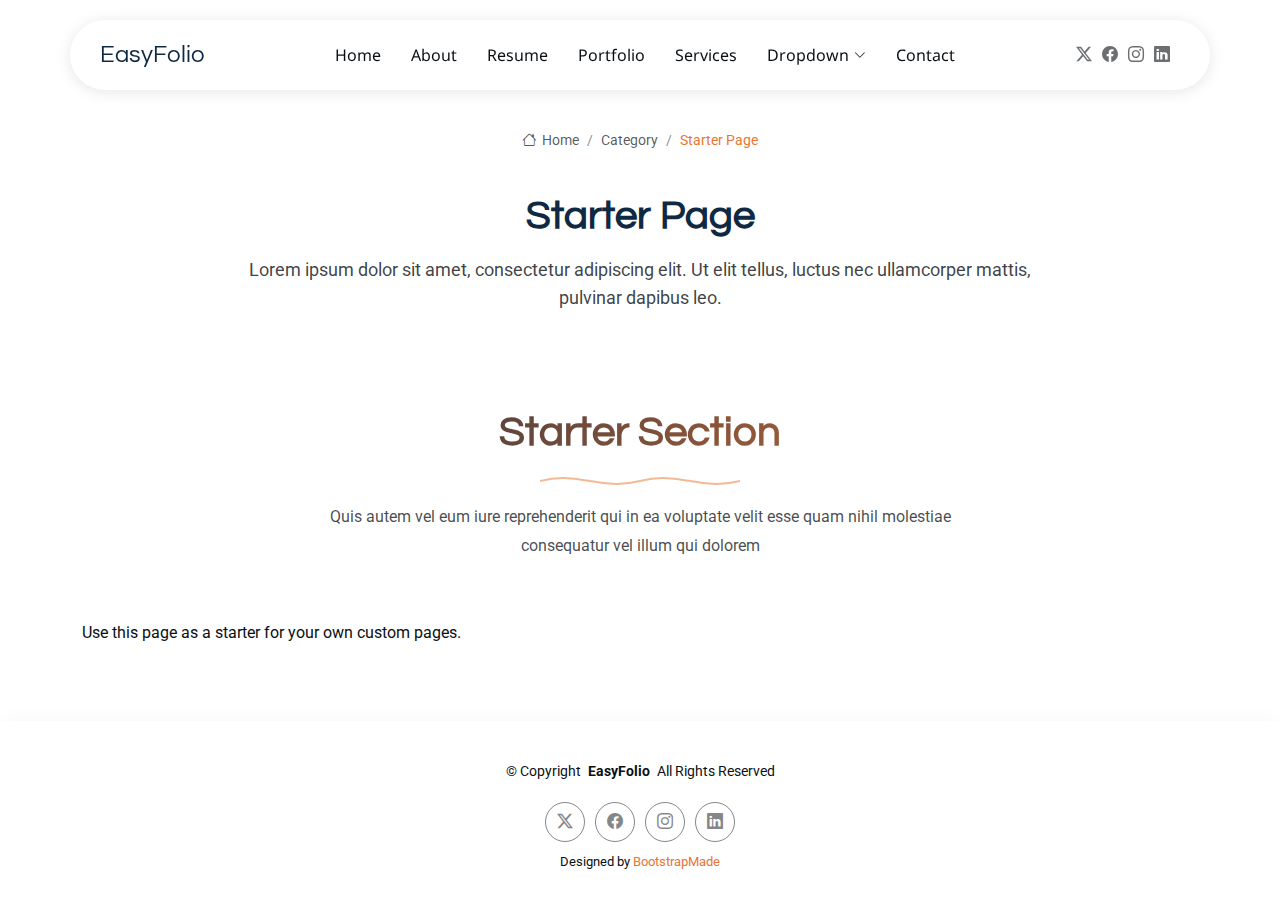
<file: starter-page.html>
<!DOCTYPE html>
<html lang="en">

<head>
  <meta charset="utf-8">
  <meta content="width=device-width, initial-scale=1.0" name="viewport">
  <title>Starter Page - EasyFolio Bootstrap Template</title>
  <meta name="description" content="">
  <meta name="keywords" content="">

  <!-- Favicons -->
  <link href="assets/img/favicon.png" rel="icon">
  <link href="assets/img/apple-touch-icon.png" rel="apple-touch-icon">

  <!-- Fonts -->
  <link href="https://fonts.googleapis.com" rel="preconnect">
  <link href="https://fonts.gstatic.com" rel="preconnect" crossorigin>
  <link href="https://fonts.googleapis.com/css2?family=Roboto:ital,wght@0,100;0,300;0,400;0,500;0,700;0,900;1,100;1,300;1,400;1,500;1,700;1,900&family=Noto+Sans:ital,wght@0,100;0,200;0,300;0,400;0,500;0,600;0,700;0,800;0,900;1,100;1,200;1,300;1,400;1,500;1,600;1,700;1,800;1,900&family=Questrial:wght@400&display=swap" rel="stylesheet">

  <!-- Vendor CSS Files -->
  <link href="assets/vendor/bootstrap/css/bootstrap.min.css" rel="stylesheet">
  <link href="assets/vendor/bootstrap-icons/bootstrap-icons.css" rel="stylesheet">
  <link href="assets/vendor/aos/aos.css" rel="stylesheet">
  <link href="assets/vendor/glightbox/css/glightbox.min.css" rel="stylesheet">
  <link href="assets/vendor/swiper/swiper-bundle.min.css" rel="stylesheet">

  <!-- Main CSS File -->
  <link href="assets/css/main.css" rel="stylesheet">

  <!-- =======================================================
  * Template Name: EasyFolio
  * Template URL: https://bootstrapmade.com/easyfolio-bootstrap-portfolio-template/
  * Updated: Feb 21 2025 with Bootstrap v5.3.3
  * Author: BootstrapMade.com
  * License: https://bootstrapmade.com/license/
  ======================================================== -->
</head>

<body class="starter-page-page">

  <header id="header" class="header d-flex align-items-center sticky-top">
    <div class="header-container container-fluid container-xl position-relative d-flex align-items-center justify-content-between">

      <a href="index.html" class="logo d-flex align-items-center me-auto me-xl-0">
        <!-- Uncomment the line below if you also wish to use an image logo -->
        <!-- <img src="assets/img/logo.webp" alt=""> -->
        <h1 class="sitename">EasyFolio</h1>
      </a>

      <nav id="navmenu" class="navmenu">
        <ul>
          <li><a href="#hero">Home</a></li>
          <li><a href="#about">About</a></li>
          <li><a href="#resume">Resume</a></li>
          <li><a href="#portfolio">Portfolio</a></li>
          <li><a href="#services">Services</a></li>
          <li class="dropdown"><a href="#"><span>Dropdown</span> <i class="bi bi-chevron-down toggle-dropdown"></i></a>
            <ul>
              <li><a href="#">Dropdown 1</a></li>
              <li class="dropdown"><a href="#"><span>Deep Dropdown</span> <i class="bi bi-chevron-down toggle-dropdown"></i></a>
                <ul>
                  <li><a href="#">Deep Dropdown 1</a></li>
                  <li><a href="#">Deep Dropdown 2</a></li>
                  <li><a href="#">Deep Dropdown 3</a></li>
                  <li><a href="#">Deep Dropdown 4</a></li>
                  <li><a href="#">Deep Dropdown 5</a></li>
                </ul>
              </li>
              <li><a href="#">Dropdown 2</a></li>
              <li><a href="#">Dropdown 3</a></li>
              <li><a href="#">Dropdown 4</a></li>
            </ul>
          </li>
          <li><a href="#contact">Contact</a></li>
        </ul>
        <i class="mobile-nav-toggle d-xl-none bi bi-list"></i>
      </nav>

      <div class="header-social-links">
        <a href="#" class="twitter"><i class="bi bi-twitter-x"></i></a>
        <a href="#" class="facebook"><i class="bi bi-facebook"></i></a>
        <a href="#" class="instagram"><i class="bi bi-instagram"></i></a>
        <a href="#" class="linkedin"><i class="bi bi-linkedin"></i></a>
      </div>

    </div>
  </header>

  <main class="main">

    <!-- Page Title -->
    <div class="page-title">
      <div class="breadcrumbs">
        <nav aria-label="breadcrumb">
          <ol class="breadcrumb">
            <li class="breadcrumb-item"><a href="#"><i class="bi bi-house"></i> Home</a></li>
            <li class="breadcrumb-item"><a href="#">Category</a></li>
            <li class="breadcrumb-item active current">Starter Page</li>
          </ol>
        </nav>
      </div>

      <div class="title-wrapper">
        <h1>Starter Page</h1>
        <p>Lorem ipsum dolor sit amet, consectetur adipiscing elit. Ut elit tellus, luctus nec ullamcorper mattis, pulvinar dapibus leo.</p>
      </div>
    </div><!-- End Page Title -->

    <!-- Starter Section Section -->
    <section id="starter-section" class="starter-section section">

      <!-- Section Title -->
      <div class="container section-title" data-aos="fade-up">
        <h2>Starter Section</h2>
        <div class="title-shape">
          <svg viewBox="0 0 200 20" xmlns="http://www.w3.org/2000/svg">
            <path d="M 0,10 C 40,0 60,20 100,10 C 140,0 160,20 200,10" fill="none" stroke="currentColor" stroke-width="2"></path>
          </svg>
        </div>
        <p>Quis autem vel eum iure reprehenderit qui in ea voluptate velit esse quam nihil molestiae consequatur vel illum qui dolorem</p>
      </div><!-- End Section Title -->

      <div class="container" data-aos="fade-up">
        <p>Use this page as a starter for your own custom pages.</p>
      </div>

    </section><!-- /Starter Section Section -->

  </main>

  <footer id="footer" class="footer">

    <div class="container">
      <div class="copyright text-center ">
        <p>© <span>Copyright</span> <strong class="px-1 sitename">EasyFolio</strong> <span>All Rights Reserved</span></p>
      </div>
      <div class="social-links d-flex justify-content-center">
        <a href=""><i class="bi bi-twitter-x"></i></a>
        <a href=""><i class="bi bi-facebook"></i></a>
        <a href=""><i class="bi bi-instagram"></i></a>
        <a href=""><i class="bi bi-linkedin"></i></a>
      </div>
      <div class="credits">
        <!-- All the links in the footer should remain intact. -->
        <!-- You can delete the links only if you've purchased the pro version. -->
        <!-- Licensing information: https://bootstrapmade.com/license/ -->
        <!-- Purchase the pro version with working PHP/AJAX contact form: [buy-url] -->
        Designed by <a href="https://bootstrapmade.com/">BootstrapMade</a>
      </div>
    </div>

  </footer>

  <!-- Scroll Top -->
  <a href="#" id="scroll-top" class="scroll-top d-flex align-items-center justify-content-center"><i class="bi bi-arrow-up-short"></i></a>

  <!-- Vendor JS Files -->
  <script src="assets/vendor/bootstrap/js/bootstrap.bundle.min.js"></script>
  <script src="assets/vendor/php-email-form/validate.js"></script>
  <script src="assets/vendor/aos/aos.js"></script>
  <script src="assets/vendor/waypoints/noframework.waypoints.js"></script>
  <script src="assets/vendor/glightbox/js/glightbox.min.js"></script>
  <script src="assets/vendor/imagesloaded/imagesloaded.pkgd.min.js"></script>
  <script src="assets/vendor/isotope-layout/isotope.pkgd.min.js"></script>
  <script src="assets/vendor/swiper/swiper-bundle.min.js"></script>

  <!-- Main JS File -->
  <script src="assets/js/main.js"></script>

</body>

</html>
</file>
<file: assets/css/main.css>
/**
* Template Name: EasyFolio
* Template URL: https://bootstrapmade.com/easyfolio-bootstrap-portfolio-template/
* Updated: Feb 21 2025 with Bootstrap v5.3.3
* Author: BootstrapMade.com
* License: https://bootstrapmade.com/license/
*/

/*--------------------------------------------------------------
# Font & Color Variables
# Help: https://bootstrapmade.com/color-system/
--------------------------------------------------------------*/
/* Fonts */
:root {
  --default-font: "Roboto",  system-ui, -apple-system, "Segoe UI", Roboto, "Helvetica Neue", Arial, "Noto Sans", "Liberation Sans", sans-serif, "Apple Color Emoji", "Segoe UI Emoji", "Segoe UI Symbol", "Noto Color Emoji";
  --heading-font: "Questrial",  sans-serif;
  --nav-font: "Noto Sans",  sans-serif;
}

/* Global Colors - The following color variables are used throughout the website. Updating them here will change the color scheme of the entire website */
:root { 
  --background-color: #ffffff; /* Background color for the entire website, including individual sections */
  --default-color: #0a0f14; /* Default color used for the majority of the text content across the entire website */
  --heading-color: #0f2943; /* Color for headings, subheadings and title throughout the website */
  --accent-color: #e87532; /* Accent color that represents your brand on the website. It's used for buttons, links, and other elements that need to stand out */
  --surface-color: #ffffff; /* The surface color is used as a background of boxed elements within sections, such as cards, icon boxes, or other elements that require a visual separation from the global background. */
  --contrast-color: #ffffff; /* Contrast color for text, ensuring readability against backgrounds of accent, heading, or default colors. */
}

/* Nav Menu Colors - The following color variables are used specifically for the navigation menu. They are separate from the global colors to allow for more customization options */
:root {
  --nav-color: #0a0f14;  /* The default color of the main navmenu links */
  --nav-hover-color: #e87532; /* Applied to main navmenu links when they are hovered over or active */
  --nav-mobile-background-color: #ffffff; /* Used as the background color for mobile navigation menu */
  --nav-dropdown-background-color: #ffffff; /* Used as the background color for dropdown items that appear when hovering over primary navigation items */
  --nav-dropdown-color: #0a0f14; /* Used for navigation links of the dropdown items in the navigation menu. */
  --nav-dropdown-hover-color: #e87532; /* Similar to --nav-hover-color, this color is applied to dropdown navigation links when they are hovered over. */
}

/* Color Presets - These classes override global colors when applied to any section or element, providing reuse of the sam color scheme. */

.light-background {
  --background-color: #faf9fb;
  --surface-color: #ffffff;
}

.dark-background {
  --background-color: #060606;
  --default-color: #ffffff;
  --heading-color: #ffffff;
  --surface-color: #252525;
  --contrast-color: #ffffff;
}

/* Smooth scroll */
:root {
  scroll-behavior: smooth;
}

/*--------------------------------------------------------------
# General Styling & Shared Classes
--------------------------------------------------------------*/
body {
  color: var(--default-color);
  background-color: var(--background-color);
  font-family: var(--default-font);
}

a {
  color: var(--accent-color);
  text-decoration: none;
  transition: 0.3s;
}

a:hover {
  color: color-mix(in srgb, var(--accent-color), transparent 25%);
  text-decoration: none;
}

h1,
h2,
h3,
h4,
h5,
h6 {
  color: var(--heading-color);
  font-family: var(--heading-font);
}

/* PHP Email Form Messages
------------------------------*/
.php-email-form .error-message {
  display: none;
  background: #df1529;
  color: #ffffff;
  text-align: left;
  padding: 15px;
  margin-bottom: 24px;
  font-weight: 600;
}

.php-email-form .sent-message {
  display: none;
  color: #ffffff;
  background: #059652;
  text-align: center;
  padding: 15px;
  margin-bottom: 24px;
  font-weight: 600;
}

.php-email-form .loading {
  display: none;
  background: var(--surface-color);
  text-align: center;
  padding: 15px;
  margin-bottom: 24px;
}

.php-email-form .loading:before {
  content: "";
  display: inline-block;
  border-radius: 50%;
  width: 24px;
  height: 24px;
  margin: 0 10px -6px 0;
  border: 3px solid var(--accent-color);
  border-top-color: var(--surface-color);
  animation: php-email-form-loading 1s linear infinite;
}

@keyframes php-email-form-loading {
  0% {
    transform: rotate(0deg);
  }

  100% {
    transform: rotate(360deg);
  }
}

/*--------------------------------------------------------------
# Global Header
--------------------------------------------------------------*/
.header {
  color: var(--default-color);
  background-color: var(--background-color);
  padding: 20px 0;
  transition: all 0.5s;
  z-index: 997;
}

.header .header-container {
  background: var(--surface-color);
  border-radius: 50px;
  padding: 5px 25px;
  box-shadow: 0px 2px 15px rgba(0, 0, 0, 0.1);
}

.header .logo {
  line-height: 1;
}

.header .logo img {
  max-height: 36px;
  margin-right: 8px;
}

.header .logo h1 {
  font-size: 24px;
  margin: 0;
  padding-left: 5px;
  font-weight: 500;
  color: var(--heading-color);
}

.header .header-social-links {
  padding-right: 15px;
}

.header .header-social-links a {
  color: color-mix(in srgb, var(--default-color), transparent 40%);
  padding-left: 6px;
  display: inline-block;
  transition: 0.3s;
  font-size: 16px;
}

.header .header-social-links a:hover {
  color: var(--accent-color);
}

.header .header-social-links a i {
  line-height: 0px;
}

@media (max-width: 1200px) {
  .header {
    padding-top: 10px;
  }

  .header .header-container {
    margin-left: 10px;
    margin-right: 10px;
    padding: 10px 5px 10px 15px;
  }

  .header .logo {
    order: 1;
  }

  .header .header-social-links {
    order: 2;
  }

  .header .navmenu {
    order: 3;
  }
}

/*--------------------------------------------------------------
# Navigation Menu
--------------------------------------------------------------*/
/* Navmenu - Desktop */
@media (min-width: 1200px) {
  .navmenu {
    padding: 0;
  }

  .navmenu ul {
    margin: 0;
    padding: 0;
    display: flex;
    list-style: none;
    align-items: center;
  }

  .navmenu li {
    position: relative;
  }

  .navmenu a,
  .navmenu a:focus {
    color: var(--nav-color);
    padding: 18px 15px;
    font-size: 16px;
    font-family: var(--nav-font);
    font-weight: 400;
    display: flex;
    align-items: center;
    justify-content: space-between;
    white-space: nowrap;
    transition: 0.3s;
  }

  .navmenu a i,
  .navmenu a:focus i {
    font-size: 12px;
    line-height: 0;
    margin-left: 5px;
    transition: 0.3s;
  }

  .navmenu li:last-child a {
    padding-right: 0;
  }

  .navmenu li:hover>a,
  .navmenu .active,
  .navmenu .active:focus {
    color: var(--nav-hover-color);
  }

  .navmenu .dropdown ul {
    margin: 0;
    padding: 10px 0;
    background: var(--nav-dropdown-background-color);
    display: block;
    position: absolute;
    visibility: hidden;
    left: 14px;
    top: 130%;
    opacity: 0;
    transition: 0.3s;
    border-radius: 4px;
    z-index: 99;
    box-shadow: 0px 0px 30px rgba(0, 0, 0, 0.1);
  }

  .navmenu .dropdown ul li {
    min-width: 200px;
  }

  .navmenu .dropdown ul a {
    padding: 10px 20px;
    font-size: 15px;
    text-transform: none;
    color: var(--nav-dropdown-color);
  }

  .navmenu .dropdown ul a i {
    font-size: 12px;
  }

  .navmenu .dropdown ul a:hover,
  .navmenu .dropdown ul .active:hover,
  .navmenu .dropdown ul li:hover>a {
    color: var(--nav-dropdown-hover-color);
  }

  .navmenu .dropdown:hover>ul {
    opacity: 1;
    top: 100%;
    visibility: visible;
  }

  .navmenu .dropdown .dropdown ul {
    top: 0;
    left: -90%;
    visibility: hidden;
  }

  .navmenu .dropdown .dropdown:hover>ul {
    opacity: 1;
    top: 0;
    left: -100%;
    visibility: visible;
  }
}

/* Navmenu - Mobile */
@media (max-width: 1199px) {
  .mobile-nav-toggle {
    color: var(--nav-color);
    font-size: 28px;
    line-height: 0;
    margin-right: 10px;
    cursor: pointer;
    transition: color 0.3s;
  }

  .navmenu {
    padding: 0;
    z-index: 9997;
  }

  .navmenu ul {
    display: none;
    list-style: none;
    position: absolute;
    inset: 60px 20px 20px 20px;
    padding: 10px 0;
    margin: 0;
    border-radius: 6px;
    background-color: var(--nav-mobile-background-color);
    overflow-y: auto;
    transition: 0.3s;
    z-index: 9998;
    box-shadow: 0px 0px 30px rgba(0, 0, 0, 0.1);
  }

  .navmenu a,
  .navmenu a:focus {
    color: var(--nav-dropdown-color);
    padding: 10px 20px;
    font-family: var(--nav-font);
    font-size: 17px;
    font-weight: 500;
    display: flex;
    align-items: center;
    justify-content: space-between;
    white-space: nowrap;
    transition: 0.3s;
  }

  .navmenu a i,
  .navmenu a:focus i {
    font-size: 12px;
    line-height: 0;
    margin-left: 5px;
    width: 30px;
    height: 30px;
    display: flex;
    align-items: center;
    justify-content: center;
    border-radius: 50%;
    transition: 0.3s;
    background-color: color-mix(in srgb, var(--accent-color), transparent 90%);
  }

  .navmenu a i:hover,
  .navmenu a:focus i:hover {
    background-color: var(--accent-color);
    color: var(--contrast-color);
  }

  .navmenu a:hover,
  .navmenu .active,
  .navmenu .active:focus {
    color: var(--nav-dropdown-hover-color);
  }

  .navmenu .active i,
  .navmenu .active:focus i {
    background-color: var(--accent-color);
    color: var(--contrast-color);
    transform: rotate(180deg);
  }

  .navmenu .dropdown ul {
    position: static;
    display: none;
    z-index: 99;
    padding: 10px 0;
    margin: 10px 20px;
    background-color: var(--nav-dropdown-background-color);
    border: 1px solid color-mix(in srgb, var(--default-color), transparent 90%);
    box-shadow: none;
    transition: all 0.5s ease-in-out;
  }

  .navmenu .dropdown ul ul {
    background-color: rgba(33, 37, 41, 0.1);
  }

  .navmenu .dropdown>.dropdown-active {
    display: block;
    background-color: rgba(33, 37, 41, 0.03);
  }

  .mobile-nav-active {
    overflow: hidden;
  }

  .mobile-nav-active .mobile-nav-toggle {
    color: #fff;
    position: absolute;
    font-size: 32px;
    top: 15px;
    right: 15px;
    margin-right: 0;
    z-index: 9999;
  }

  .mobile-nav-active .navmenu {
    position: fixed;
    overflow: hidden;
    inset: 0;
    background: rgba(33, 37, 41, 0.8);
    transition: 0.3s;
  }

  .mobile-nav-active .navmenu>ul {
    display: block;
  }
}

/*--------------------------------------------------------------
# Global Footer
--------------------------------------------------------------*/
.footer {
  color: var(--default-color);
  background-color: var(--background-color);
  font-size: 14px;
  padding: 40px 0;
  position: relative;
  box-shadow: 0 5px 25px rgba(0, 0, 0, 0.05);
}

.footer .copyright p {
  margin-bottom: 0;
}

.footer .social-links {
  margin-top: 20px;
}

.footer .social-links a {
  display: flex;
  align-items: center;
  justify-content: center;
  width: 40px;
  height: 40px;
  border-radius: 50%;
  border: 1px solid color-mix(in srgb, var(--default-color), transparent 50%);
  font-size: 16px;
  color: color-mix(in srgb, var(--default-color), transparent 50%);
  margin: 0 5px;
  transition: 0.3s;
}

.footer .social-links a:hover {
  color: var(--accent-color);
  border-color: var(--accent-color);
}

.footer .credits {
  margin-top: 10px;
  font-size: 13px;
  text-align: center;
}

/*--------------------------------------------------------------
# Scroll Top Button
--------------------------------------------------------------*/
.scroll-top {
  position: fixed;
  visibility: hidden;
  opacity: 0;
  right: 15px;
  bottom: -15px;
  z-index: 99999;
  background-color: var(--accent-color);
  width: 44px;
  height: 44px;
  border-radius: 50px;
  transition: all 0.4s;
}

.scroll-top i {
  font-size: 24px;
  color: var(--contrast-color);
  line-height: 0;
}

.scroll-top:hover {
  background-color: color-mix(in srgb, var(--accent-color), transparent 20%);
  color: var(--contrast-color);
}

.scroll-top.active {
  visibility: visible;
  opacity: 1;
  bottom: 15px;
}

/*--------------------------------------------------------------
# Disable aos animation delay on mobile devices
--------------------------------------------------------------*/
@media screen and (max-width: 768px) {
  [data-aos-delay] {
    transition-delay: 0 !important;
  }
}

/*--------------------------------------------------------------
# Global Page Titles & Breadcrumbs
--------------------------------------------------------------*/
.page-title {
  text-align: center;
  padding: 20px 0;
}

.page-title .breadcrumbs {
  margin-bottom: 1.5rem;
}

.page-title .breadcrumbs .breadcrumb {
  justify-content: center;
  margin: 0;
  padding: 0;
  background: none;
}

.page-title .breadcrumbs .breadcrumb .breadcrumb-item {
  font-size: 0.9rem;
  color: color-mix(in srgb, var(--default-color), transparent 30%);
}

.page-title .breadcrumbs .breadcrumb .breadcrumb-item.active {
  color: var(--accent-color);
}

.page-title .breadcrumbs .breadcrumb .breadcrumb-item a {
  color: inherit;
  text-decoration: none;
  transition: color 0.3s ease;
}

.page-title .breadcrumbs .breadcrumb .breadcrumb-item a:hover {
  color: var(--accent-color);
}

.page-title .breadcrumbs .breadcrumb .breadcrumb-item a i {
  font-size: 0.9rem;
  margin-right: 0.2rem;
}

.page-title .breadcrumbs .breadcrumb .breadcrumb-item+.breadcrumb-item::before {
  color: color-mix(in srgb, var(--default-color), transparent 50%);
}

.page-title .title-wrapper {
  max-width: 800px;
  margin: 0 auto;
  padding: 1rem 0;
}

.page-title .title-wrapper h1 {
  font-size: 2.5rem;
  margin-bottom: 1rem;
  font-weight: 700;
  color: var(--heading-color);
}

.page-title .title-wrapper p {
  font-size: 1.1rem;
  color: color-mix(in srgb, var(--default-color), transparent 20%);
  margin: 0;
  line-height: 1.6;
}

@media (max-width: 768px) {
  .page-title .title-wrapper h1 {
    font-size: 2rem;
  }

  .page-title .title-wrapper p {
    font-size: 1rem;
  }
}

@media (max-width: 576px) {
  .page-title .title-wrapper h1 {
    font-size: 1.75rem;
  }
}

/*--------------------------------------------------------------
# Global Sections
--------------------------------------------------------------*/
section,
.section {
  color: var(--default-color);
  background-color: var(--background-color);
  padding: 60px 0;
  scroll-margin-top: 90px;
  overflow: clip;
}

@media (max-width: 1199px) {

  section,
  .section {
    scroll-margin-top: 66px;
  }
}

/*--------------------------------------------------------------
# Global Section Titles
--------------------------------------------------------------*/
.section-title {
  text-align: center;
  padding-bottom: 60px;
  position: relative;
}

.section-title h2 {
  font-size: 42px;
  font-weight: 700;
  margin-bottom: 10px;
  background: linear-gradient(120deg, var(--heading-color), var(--accent-color));
  -webkit-background-clip: text;
  -webkit-text-fill-color: transparent;
  background-clip: text;
  position: relative;
}

.section-title .title-shape {
  width: 200px;
  height: 20px;
  margin: 0 auto;
  color: var(--accent-color);
  opacity: 0.5;
}

.section-title .title-shape svg {
  width: 100%;
  height: 100%;
}

.section-title p {
  margin: 15px auto 0;
  font-size: 16px;
  max-width: 700px;
  color: color-mix(in srgb, var(--default-color), transparent 25%);
  line-height: 1.8;
}

@media (max-width: 768px) {
  .section-title h2 {
    font-size: 32px;
  }

  .section-title .subtitle-wrapper .subtitle {
    font-size: 13px;
  }
}

/*--------------------------------------------------------------
# Hero Section
--------------------------------------------------------------*/
.hero {
  padding: 50px 0;
  position: relative;
  overflow: hidden;
}

.hero .content h2 {
  font-size: 3.5rem;
  font-weight: 700;
  line-height: 1.2;
  margin-bottom: 1.5rem;
}

@media (max-width: 991px) {
  .hero .content h2 {
    font-size: 2.5rem;
  }
}

.hero .content .lead {
  font-size: 1.25rem;
  margin-bottom: 2rem;
  color: color-mix(in srgb, var(--default-color), transparent 20%);
}

.hero .cta-buttons {
  display: flex;
  gap: 1rem;
  margin-bottom: 3rem;
}

@media (max-width: 576px) {
  .hero .cta-buttons {
    flex-direction: column;
  }
}

.hero .cta-buttons .btn {
  padding: 0.8rem 2rem;
  font-size: 1rem;
  font-weight: 500;
  border-radius: 50px;
  transition: all 0.3s ease;
}

.hero .cta-buttons .btn.btn-primary {
  background-color: var(--accent-color);
  border-color: var(--accent-color);
  color: var(--contrast-color);
}

.hero .cta-buttons .btn.btn-primary:hover {
  background-color: color-mix(in srgb, var(--accent-color), transparent 15%);
  border-color: color-mix(in srgb, var(--accent-color), transparent 15%);
  transform: translateY(-2px);
}

.hero .cta-buttons .btn.btn-outline {
  border: 2px solid color-mix(in srgb, var(--accent-color), transparent 70%);
  color: var(--accent-color);
  background: transparent;
}

.hero .cta-buttons .btn.btn-outline:hover {
  background-color: var(--accent-color);
  color: var(--contrast-color);
  transform: translateY(-2px);
}

.hero .hero-stats {
  display: flex;
  gap: 3rem;
  margin-top: 2rem;
}

@media (max-width: 576px) {
  .hero .hero-stats {
    flex-direction: column;
    gap: 1.5rem;
  }
}

.hero .hero-stats .stat-item .stat-number {
  display: block;
  font-size: 2.5rem;
  font-weight: 700;
  color: var(--heading-color);
  line-height: 1;
}

.hero .hero-stats .stat-item .stat-label {
  font-size: 0.9rem;
  color: color-mix(in srgb, var(--default-color), transparent 30%);
  margin-top: 0.5rem;
  display: block;
}

.hero .hero-image {
  position: relative;
  padding: 1rem;
}

.hero .hero-image img {
  position: relative;
  z-index: 2;
}

.hero .hero-image .shape-1,
.hero .hero-image .shape-2 {
  position: absolute;
  border-radius: 30% 70% 70% 30%/30% 30% 70% 70%;
  z-index: 1;
}

.hero .hero-image .shape-1 {
  width: 300px;
  height: 300px;
  background-color: color-mix(in srgb, var(--accent-color), transparent 85%);
  top: -20px;
  right: -20px;
  animation: morphShape 15s linear infinite;
}

.hero .hero-image .shape-2 {
  width: 200px;
  height: 200px;
  background-color: color-mix(in srgb, var(--heading-color), transparent 90%);
  bottom: 0px;
  left: -20px;
  animation: morphShape 20s linear infinite reverse;
}

@media (max-width: 991px) {
  .hero {
    text-align: center;
    padding: 60px 0;
  }

  .hero .cta-buttons {
    justify-content: center;
  }

  .hero .hero-stats {
    justify-content: center;
  }

  .hero .hero-image {
    margin-top: 3rem;
  }
}

@keyframes morphShape {
  0% {
    border-radius: 30% 70% 70% 30%/30% 30% 70% 70%;
  }

  25% {
    border-radius: 58% 42% 75% 25%/76% 46% 54% 24%;
  }

  50% {
    border-radius: 50% 50% 33% 67%/55% 27% 73% 45%;
  }

  75% {
    border-radius: 33% 67% 58% 42%/63% 68% 32% 37%;
  }

  100% {
    border-radius: 30% 70% 70% 30%/30% 30% 70% 70%;
  }
}

/*--------------------------------------------------------------
# About Section
--------------------------------------------------------------*/
.about .about-image {
  position: relative;
}

.about .about-image img {
  box-shadow: 0 0 30px rgba(0, 0, 0, 0.1);
}

.about .about-content {
  padding-left: 2rem;
}

@media (max-width: 991.98px) {
  .about .about-content {
    padding-left: 0;
    margin-top: 3rem;
  }
}

.about .about-content .subtitle {
  font-size: 0.875rem;
  font-weight: 600;
  letter-spacing: 2px;
  color: var(--accent-color);
  margin-bottom: 1rem;
  display: block;
}

.about .about-content h2 {
  font-size: 2rem;
  font-weight: 700;
  margin-bottom: 1.5rem;
}

.about .about-content .lead {
  font-size: 1.1rem;
  color: color-mix(in srgb, var(--default-color), transparent 25%);
}

.about .personal-info {
  margin-top: 2rem;
  padding: 2rem;
  background-color: var(--surface-color);
  border-radius: 1rem;
  box-shadow: 0 0 30px rgba(0, 0, 0, 0.05);
}

.about .personal-info .info-item {
  display: flex;
  flex-direction: column;
  gap: 0.5rem;
}

.about .personal-info .info-item .label {
  font-size: 0.875rem;
  color: color-mix(in srgb, var(--default-color), transparent 40%);
}

.about .personal-info .info-item .value {
  font-weight: 600;
  color: var(--heading-color);
}

.about .signature {
  display: flex;
  align-items: center;
  gap: 1.5rem;
}

.about .signature .signature-image {
  max-width: 150px;
}

.about .signature .signature-info h4 {
  font-size: 1.25rem;
  margin-bottom: 0.25rem;
}

.about .signature .signature-info p {
  font-size: 0.875rem;
  color: color-mix(in srgb, var(--default-color), transparent 40%);
  margin: 0;
}

/*--------------------------------------------------------------
# Skills Section
--------------------------------------------------------------*/
.skills .skill-box {
  background-color: var(--surface-color);
  padding: 2rem;
  border-radius: 8px;
  box-shadow: 0 0 20px rgba(0, 0, 0, 0.05);
}

.skills .skill-box h3 {
  font-size: 1.2rem;
  margin-bottom: 1rem;
  font-weight: 600;
}

.skills .skill-box p {
  font-size: 0.9rem;
  margin-bottom: 0.8rem;
  opacity: 0.6;
}

.skills .skill-box .progress {
  background-color: color-mix(in srgb, var(--accent-color), transparent 85%);
  border-radius: 50px;
  height: 8px;
  margin-top: 5px;
  overflow: hidden;
}

.skills .skill-box .progress .progress-bar {
  background-color: var(--accent-color);
  height: 100%;
  position: relative;
  border-radius: 50px;
  transition: 0.9s;
  width: 1px;
}

/*--------------------------------------------------------------
# Resume Section
--------------------------------------------------------------*/
.resume .resume-wrapper .resume-block {
  margin-bottom: 3rem;
}

.resume .resume-wrapper .resume-block:last-child {
  margin-bottom: 0;
}

.resume .resume-wrapper .resume-block h2 {
  font-size: 2rem;
  margin-bottom: 0.8rem;
  font-weight: 700;
}

.resume .resume-wrapper .resume-block h2 span {
  color: var(--accent-color);
}

.resume .resume-wrapper .resume-block .lead {
  color: color-mix(in srgb, var(--default-color), transparent 25%);
  margin-bottom: 3rem;
}

.resume .resume-wrapper .timeline {
  position: relative;
}

.resume .resume-wrapper .timeline::before {
  content: "";
  position: absolute;
  left: 20%;
  top: 0;
  height: 100%;
  width: 2px;
  background-color: color-mix(in srgb, var(--accent-color), transparent 85%);
}

.resume .resume-wrapper .timeline .timeline-item {
  display: flex;
  align-items: flex-start;
  margin-bottom: 2.5rem;
  position: relative;
}

.resume .resume-wrapper .timeline .timeline-item:last-child {
  margin-bottom: 0;
}

.resume .resume-wrapper .timeline .timeline-item .timeline-left {
  width: 20%;
  padding-right: 3rem;
}

.resume .resume-wrapper .timeline .timeline-item .timeline-left .company {
  color: var(--heading-color);
  font-weight: 600;
  font-size: 1.1rem;
  margin-bottom: 0.25rem;
}

.resume .resume-wrapper .timeline .timeline-item .timeline-left .period {
  color: var(--accent-color);
  font-size: 0.9rem;
}

.resume .resume-wrapper .timeline .timeline-item .timeline-dot {
  position: absolute;
  left: calc(20% + 1px);
  transform: translateX(-50%);
  width: 1rem;
  height: 1rem;
  background-color: var(--accent-color);
  border-radius: 50%;
}

.resume .resume-wrapper .timeline .timeline-item .timeline-right {
  width: 70%;
  padding-left: 3rem;
  margin-top: -4px;
}

.resume .resume-wrapper .timeline .timeline-item .timeline-right .position {
  color: var(--heading-color);
  font-size: 1.2rem;
  margin-bottom: 0.6rem;
  font-weight: 600;
}

.resume .resume-wrapper .timeline .timeline-item .timeline-right .description {
  color: color-mix(in srgb, var(--default-color), transparent 25%);
}

.resume .resume-wrapper .timeline .timeline-item .timeline-right ul {
  padding-left: 15px;
}

.resume .resume-wrapper .timeline .timeline-item .timeline-right ul li {
  padding-bottom: 12px;
}

@media (max-width: 992px) {
  .resume .resume-wrapper .resume-block h2 {
    font-size: 2rem;
  }

  .resume .resume-wrapper .timeline::before {
    left: 1rem;
  }

  .resume .resume-wrapper .timeline .timeline-item {
    flex-direction: column;
    margin-bottom: 20px;
  }

  .resume .resume-wrapper .timeline .timeline-item .timeline-left {
    width: 100%;
    text-align: left;
    padding-right: 0;
    padding-left: 2.5rem;
    margin-bottom: 1.6rem;
    margin-top: -4px;
  }

  .resume .resume-wrapper .timeline .timeline-item .timeline-dot {
    left: calc(1rem + 1px);
  }

  .resume .resume-wrapper .timeline .timeline-item .timeline-right {
    width: 100%;
    padding-left: 2.5rem;
  }
}

/*--------------------------------------------------------------
# Portfolio Section
--------------------------------------------------------------*/
.portfolio .portfolio-filters-container {
  margin-bottom: 40px;
}

.portfolio .portfolio-filters {
  display: flex;
  justify-content: center;
  gap: 15px;
  flex-wrap: wrap;
  padding: 0;
  margin: 0;
  list-style: none;
}

.portfolio .portfolio-filters li {
  font-size: 15px;
  font-weight: 500;
  padding: 8px 20px;
  cursor: pointer;
  border-radius: 30px;
  background-color: color-mix(in srgb, var(--accent-color), transparent 50%);
  color: var(--default-color);
  transition: all 0.3s ease-in-out;
}

.portfolio .portfolio-filters li a{
  color: var(--background-color);
}

.portfolio .portfolio-filters li a:hover{
  color: var(--accent-color);
}

.portfolio .portfolio-filters li:hover {
  background-color: color-mix(in srgb, var(--contrast-color), transparent 85%);
  color: var(--accent-color);
  transform: translateY(-2px);
}

.portfolio .portfolio-filters li.filter-active {
  background-color: var(--accent-color);
  color: var(--contrast-color);
}

.portfolio .portfolio-card {
  background-color: var(--surface-color);
  border-radius: 15px;
  overflow: hidden;
  box-shadow: 0 5px 25px rgba(0, 0, 0, 0.05);
  transition: all 0.3s ease-in-out;
}

.portfolio .portfolio-card:hover {
  transform: translateY(-10px);
  box-shadow: 0 8px 35px rgba(0, 0, 0, 0.1);
}

.portfolio .portfolio-card:hover .portfolio-overlay {
  opacity: 1;
  visibility: visible;
}

.portfolio .portfolio-card:hover .portfolio-overlay .portfolio-actions {
  transform: translateY(0);
}

.portfolio .portfolio-card .portfolio-image {
  position: relative;
  overflow: hidden;
  aspect-ratio: 16/10;
}

.portfolio .portfolio-card .portfolio-image img {
  width: 100%;
  height: 100%;
  object-fit: cover;
  transition: transform 0.6s ease-in-out;
}

.portfolio .portfolio-card .portfolio-overlay {
  position: absolute;
  top: 0;
  left: 0;
  width: 100%;
  height: 100%;
  background: linear-gradient(to top, rgba(0, 0, 0, 0.7), transparent);
  opacity: 0;
  visibility: hidden;
  transition: all 0.4s ease-in-out;
  display: flex;
  align-items: flex-end;
  padding: 20px;
}

.portfolio .portfolio-card .portfolio-overlay .portfolio-actions {
  transform: translateY(20px);
  transition: all 0.4s ease-in-out;
  display: flex;
  gap: 15px;
}

.portfolio .portfolio-card .portfolio-overlay .portfolio-actions a {
  width: 45px;
  height: 45px;
  background-color: var(--surface-color);
  border-radius: 50%;
  display: flex;
  align-items: center;
  justify-content: center;
  color: var(--accent-color);
  font-size: 20px;
  transition: all 0.3s ease;
}

.portfolio .portfolio-card .portfolio-overlay .portfolio-actions a:hover {
  background-color: var(--accent-color);
  color: var(--contrast-color);
  transform: scale(1.1);
}

.portfolio .portfolio-card .portfolio-content {
  padding: 25px;
}

.portfolio .portfolio-card .portfolio-content .category {
  font-size: 14px;
  color: var(--accent-color);
  text-transform: uppercase;
  letter-spacing: 1px;
  font-weight: 500;
  display: block;
  margin-bottom: 10px;
}

.portfolio .portfolio-card .portfolio-content h3 {
  font-size: 20px;
  margin: 0 0 15px;
  font-weight: 600;
  transition: color 0.3s ease;
}

.portfolio .portfolio-card .portfolio-content h3:hover {
  color: var(--accent-color);
}

.portfolio .portfolio-card .portfolio-content p {
  font-size: 15px;
  color: color-mix(in srgb, var(--default-color), transparent 30%);
  margin: 0;
  line-height: 1.6;
}

@media (max-width: 768px) {
  .portfolio .portfolio-filters li {
    font-size: 14px;
    padding: 6px 15px;
  }

  .portfolio .portfolio-card .portfolio-content {
    padding: 20px;
  }

  .portfolio .portfolio-card .portfolio-content h3 {
    font-size: 18px;
  }

  .portfolio .portfolio-card .portfolio-content p {
    font-size: 14px;
  }
}

/*--------------------------------------------------------------
# Testimonials Section
--------------------------------------------------------------*/
.testimonials .testimonials-slider {
  width: 100%;
  position: relative;
  padding-bottom: 60px;
}

.testimonials .swiper-wrapper {
  height: auto;
}

.testimonials .testimonial-item {
  background-color: var(--surface-color);
  padding: 40px;
  border-radius: 20px;
}

@media (max-width: 575px) {
  .testimonials .testimonial-item {
    padding: 20px;
  }
}

.testimonials .testimonial-item h2 {
  font-size: 24px;
  font-weight: 600;
  margin-bottom: 20px;
}

.testimonials .testimonial-item p {
  font-size: 16px;
  line-height: 1.8;
  margin-bottom: 30px;
  font-style: italic;
}

.testimonials .testimonial-item .profile {
  gap: 15px;
}

.testimonials .testimonial-item .profile .profile-img {
  width: 60px;
  height: 60px;
  border-radius: 50%;
  object-fit: cover;
}

.testimonials .testimonial-item .profile .profile-info h3 {
  font-size: 18px;
  margin: 0;
  font-weight: 600;
}

.testimonials .testimonial-item .profile .profile-info span {
  font-size: 14px;
  color: color-mix(in srgb, var(--default-color) 70%, transparent);
}

.testimonials .testimonial-item .featured-img-wrapper {
  min-height: 400px;
  position: relative;
  overflow: hidden;
  border-radius: 16px;
}

.testimonials .testimonial-item .featured-img {
  width: 100%;
  height: 100%;
  object-fit: cover;
  position: absolute;
  top: 0;
  left: 0;
}

.testimonials .swiper-navigation {
  position: absolute;
  bottom: 0;
  gap: 10px;
}

.testimonials .swiper-button-prev,
.testimonials .swiper-button-next {
  position: relative;
  left: auto;
  right: auto;
  top: auto;
  margin: 0;
  width: 44px;
  height: 44px;
  background-color: var(--surface-color);
  border-radius: 50%;
  border: 1px solid color-mix(in srgb, var(--default-color) 10%, transparent);
  transition: 0.3s;
}

.testimonials .swiper-button-prev::after,
.testimonials .swiper-button-next::after {
  font-size: 20px;
  color: var(--default-color);
}

.testimonials .swiper-button-prev:hover,
.testimonials .swiper-button-next:hover {
  background-color: var(--accent-color);
  border-color: var(--accent-color);
}

.testimonials .swiper-button-prev:hover::after,
.testimonials .swiper-button-next:hover::after {
  color: var(--contrast-color);
}

/*--------------------------------------------------------------
# Services Section
--------------------------------------------------------------*/
.services {
  padding: 80px 0;
}

.services .servies-title {
  font-size: 2.5rem;
  margin-bottom: 1.5rem;
}

.services .btn-outline-primary {
  color: var(--accent-color);
  border-color: var(--accent-color);
  padding: 10px 30px;
  border-radius: 50px;
  transition: all 0.3s ease;
}

.services .btn-outline-primary:hover {
  background-color: var(--accent-color);
  color: var(--contrast-color);
}

.services .service-item {
  background-color: var(--surface-color);
  padding: 30px;
  border-radius: 10px;
  box-shadow: 0 5px 15px rgba(0, 0, 0, 0.1);
  height: 100%;
  transition: transform 0.3s ease;
}

.services .service-item:hover {
  transform: scale(1.05);
}

.services .service-item i {
  font-size: 2.5rem;
  color: var(--accent-color);
  display: inline-block;
  margin-bottom: 15px;
}

.services .service-item h3 {
  font-size: 1.25rem;
  margin-bottom: 15px;
}

.services .service-item h3 a {
  color: var(--heading-color);
}

.services .service-item h3 a:hover {
  color: var(--accent-color);
}

.services .service-item p {
  font-size: 0.9rem;
  color: color-mix(in srgb, var(--default-color), transparent 25%);
}

@media (max-width: 991px) {
  .services h2 {
    font-size: 2rem;
  }
}

/*--------------------------------------------------------------
# Faq Section
--------------------------------------------------------------*/
.faq .faq-container .faq-item {
  background-color: var(--surface-color);
  position: relative;
  padding: 20px;
  margin-bottom: 15px;
  border: 1px solid color-mix(in srgb, var(--default-color), transparent 85%);
  border-radius: 5px;
  overflow: hidden;
}

.faq .faq-container .faq-item:last-child {
  margin-bottom: 0;
}

.faq .faq-container .faq-item h3 {
  font-weight: 600;
  font-size: 16px;
  line-height: 24px;
  margin: 0 30px 0 0;
  transition: 0.3s;
  cursor: pointer;
  display: flex;
  align-items: center;
}

.faq .faq-container .faq-item h3 .num {
  color: var(--accent-color);
  padding-right: 5px;
}

.faq .faq-container .faq-item h3:hover {
  color: var(--accent-color);
}

.faq .faq-container .faq-item .faq-content {
  display: grid;
  grid-template-rows: 0fr;
  transition: 0.3s ease-in-out;
  visibility: hidden;
  opacity: 0;
}

.faq .faq-container .faq-item .faq-content p {
  margin-bottom: 0;
  overflow: hidden;
}

.faq .faq-container .faq-item .faq-toggle {
  position: absolute;
  top: 20px;
  right: 20px;
  font-size: 16px;
  line-height: 0;
  transition: 0.3s;
  cursor: pointer;
}

.faq .faq-container .faq-item .faq-toggle:hover {
  color: var(--accent-color);
}

.faq .faq-container .faq-active {
  background-color: color-mix(in srgb, var(--accent-color), transparent 97%);
  border-color: color-mix(in srgb, var(--accent-color), transparent 80%);
}

.faq .faq-container .faq-active h3 {
  color: var(--accent-color);
}

.faq .faq-container .faq-active .faq-content {
  grid-template-rows: 1fr;
  visibility: visible;
  opacity: 1;
  padding-top: 10px;
}

.faq .faq-container .faq-active .faq-toggle {
  transform: rotate(90deg);
  color: var(--accent-color);
}

/*--------------------------------------------------------------
# Contact Section
--------------------------------------------------------------*/
.contact .section-category {
  font-family: var(--heading-font);
  font-weight: 600;
  font-size: 0.9rem;
  text-transform: uppercase;
  letter-spacing: 1px;
}

.contact .content h2 {
  font-weight: 700;
  line-height: 1.2;
}

.contact .content .lead {
  color: color-mix(in srgb, var(--default-color), transparent 25%);
}

.contact .contact-info .info-item {
  font-size: 1.1rem;
}

.contact .contact-info .info-item i {
  color: var(--accent-color);
  font-size: 1.4rem;
}

.contact .contact-info .map-link {
  color: var(--heading-color);
  font-weight: 500;
  font-size: 1.1rem;
  transition: all 0.3s ease;
}

.contact .contact-info .map-link i {
  transition: transform 0.3s ease;
}

.contact .contact-info .map-link:hover {
  color: var(--accent-color);
}

.contact .contact-info .map-link:hover i {
  transform: translateX(5px);
}

.contact .contact-form {
  background-color: var(--surface-color);
  border: none;
  box-shadow: 0 5px 25px rgba(0, 0, 0, 0.05);
  border-radius: 12px;
}

.contact .contact-form .form-control,
.contact .contact-form .form-select {
  padding: 0.75rem 1.25rem;
  border-color: #e5e5e5;
  border-radius: 8px;
  font-size: 1rem;
}

.contact .contact-form .form-control:focus,
.contact .contact-form .form-select:focus {
  border-color: color-mix(in srgb, var(--accent-color), transparent 50%);
  box-shadow: 0 0 0 0.25rem color-mix(in srgb, var(--accent-color), transparent 90%);
}

.contact .contact-form .form-control::placeholder,
.contact .contact-form .form-select::placeholder {
  color: color-mix(in srgb, var(--default-color), transparent 50%);
}

.contact .contact-form .btn-submit {
  background-color: var(--accent-color);
  color: var(--contrast-color);
  padding: 0.75rem 2rem;
  font-weight: 500;
  border-radius: 8px;
  transition: all 0.3s ease;
}

.contact .contact-form .btn-submit:hover {
  background-color: color-mix(in srgb, var(--accent-color), transparent 15%);
  transform: translateY(-1px);
}

.contact .contact-form .btn-submit:active {
  transform: translateY(0);
}

/*--------------------------------------------------------------
# Portfolio Details Section
--------------------------------------------------------------*/
.portfolio-details .portfolio-info h3 {
  font-size: 22px;
  font-weight: 700;
  margin-bottom: 20px;
  padding-bottom: 20px;
  position: relative;
}

.portfolio-details .portfolio-info h3:after {
  content: "";
  position: absolute;
  display: block;
  width: 50px;
  height: 3px;
  background: var(--accent-color);
  left: 0;
  bottom: 0;
}

.portfolio-details .portfolio-info ul {
  list-style: none;
  padding: 0;
  font-size: 15px;
}

.portfolio-details .portfolio-info ul li {
  display: flex;
  flex-direction: column;
  padding-bottom: 15px;
}

.portfolio-details .portfolio-info ul strong {
  text-transform: uppercase;
  font-weight: 400;
  color: color-mix(in srgb, var(--default-color), transparent 50%);
  font-size: 14px;
}

.portfolio-details .portfolio-info .btn-visit {
  padding: 8px 40px;
  background: var(--accent-color);
  color: var(--contrast-color);
  border-radius: 50px;
  transition: 0.3s;
}

.portfolio-details .portfolio-info .btn-visit:hover {
  background: color-mix(in srgb, var(--accent-color), transparent 20%);
}

.portfolio-details .portfolio-description h2 {
  font-size: 26px;
  font-weight: 700;
  margin-bottom: 20px;
}

.portfolio-details .portfolio-description p {
  padding: 0;
}

.portfolio-details .portfolio-description .testimonial-item {
  padding: 30px 30px 0 30px;
  position: relative;
  background: color-mix(in srgb, var(--default-color), transparent 97%);
  margin-bottom: 50px;
}

.portfolio-details .portfolio-description .testimonial-item .testimonial-img {
  width: 90px;
  border-radius: 50px;
  border: 6px solid var(--background-color);
  float: left;
  margin: 0 10px 0 0;
}

.portfolio-details .portfolio-description .testimonial-item h3 {
  font-size: 18px;
  font-weight: bold;
  margin: 15px 0 5px 0;
  padding-top: 20px;
}

.portfolio-details .portfolio-description .testimonial-item h4 {
  font-size: 14px;
  color: #6c757d;
  margin: 0;
}

.portfolio-details .portfolio-description .testimonial-item .quote-icon-left,
.portfolio-details .portfolio-description .testimonial-item .quote-icon-right {
  color: color-mix(in srgb, var(--accent-color), transparent 50%);
  font-size: 26px;
  line-height: 0;
}

.portfolio-details .portfolio-description .testimonial-item .quote-icon-left {
  display: inline-block;
  left: -5px;
  position: relative;
}

.portfolio-details .portfolio-description .testimonial-item .quote-icon-right {
  display: inline-block;
  right: -5px;
  position: relative;
  top: 10px;
  transform: scale(-1, -1);
}

.portfolio-details .portfolio-description .testimonial-item p {
  font-style: italic;
  margin: 0 0 15px 0 0 0;
  padding: 0;
}

/*--------------------------------------------------------------
# Service Details Section
--------------------------------------------------------------*/
.service-details .service-details-slider {
  position: relative;
  overflow: hidden;
  border-radius: 10px;
  z-index: 1;
}

.service-details .service-details-slider .swiper-wrapper {
  height: auto !important;
}

.service-details .service-details-slider .swiper-pagination {
  position: absolute;
  bottom: 20px;
  left: 0;
  right: 0;
  z-index: 2;
}

.service-details .service-details-slider .swiper-pagination .swiper-pagination-bullet {
  width: 10px;
  height: 10px;
  background-color: var(--contrast-color);
  opacity: 0.5;
  transition: 0.3s;
}

.service-details .service-details-slider .swiper-pagination .swiper-pagination-bullet.swiper-pagination-bullet-active {
  opacity: 1;
  width: 20px;
  border-radius: 5px;
}

.service-details .content h3 {
  font-size: 28px;
  font-weight: 700;
  margin-bottom: 20px;
}

.service-details .content p {
  color: color-mix(in srgb, var(--default-color), transparent 20%);
  margin-bottom: 15px;
}

.service-details .content .features .feature-box {
  padding: 20px;
  background: var(--surface-color);
  border-radius: 10px;
  box-shadow: 0 0 20px rgba(0, 0, 0, 0.05);
  height: 100%;
  transition: 0.3s;
}

.service-details .content .features .feature-box:hover {
  transform: translateY(-5px);
}

.service-details .content .features .feature-box i {
  font-size: 24px;
  color: var(--accent-color);
  margin-right: 15px;
}

.service-details .content .features .feature-box h4 {
  font-size: 18px;
  font-weight: 600;
  margin: 0;
}

.service-details .service-info {
  background: var(--surface-color);
  padding: 30px;
  border-radius: 10px;
  box-shadow: 0 0 20px rgba(0, 0, 0, 0.05);
}

.service-details .service-info h4 {
  font-size: 22px;
  font-weight: 700;
  margin-bottom: 25px;
  padding-bottom: 15px;
  border-bottom: 2px solid color-mix(in srgb, var(--accent-color), transparent 85%);
}

.service-details .service-info .info-item {
  margin-bottom: 25px;
}

.service-details .service-info .info-item:last-child {
  margin-bottom: 0;
}

.service-details .service-info .info-item i {
  font-size: 24px;
  color: var(--accent-color);
  margin-bottom: 10px;
}

.service-details .service-info .info-item h5 {
  font-size: 16px;
  font-weight: 600;
  margin-bottom: 5px;
}

.service-details .service-info .info-item p {
  color: color-mix(in srgb, var(--default-color), transparent 20%);
  margin: 0;
}

.service-details .related-services {
  background: var(--surface-color);
  padding: 30px;
  border-radius: 10px;
  box-shadow: 0 0 20px rgba(0, 0, 0, 0.05);
}

.service-details .related-services h4 {
  font-size: 22px;
  font-weight: 700;
  margin-bottom: 25px;
  padding-bottom: 15px;
  border-bottom: 2px solid color-mix(in srgb, var(--accent-color), transparent 85%);
}

.service-details .related-services .service-item {
  margin-bottom: 25px;
  padding-bottom: 25px;
  border-bottom: 1px solid color-mix(in srgb, var(--default-color), transparent 90%);
}

.service-details .related-services .service-item:last-child {
  margin-bottom: 0;
  padding-bottom: 0;
  border-bottom: none;
}

.service-details .related-services .service-item i {
  font-size: 24px;
  color: var(--accent-color);
  margin-bottom: 10px;
}

.service-details .related-services .service-item h5 {
  font-size: 18px;
  margin-bottom: 10px;
}

.service-details .related-services .service-item h5 a {
  color: var(--heading-color);
  transition: 0.3s;
}

.service-details .related-services .service-item h5 a:hover {
  color: var(--accent-color);
}

.service-details .related-services .service-item p {
  color: color-mix(in srgb, var(--default-color), transparent 20%);
  margin: 0;
  font-size: 14px;
}

@media (max-width: 991px) {

  .service-details .service-info,
  .service-details .related-services {
    margin-top: 30px;
  }
}

/*--------------------------------------------------------------
# Starter Section Section
--------------------------------------------------------------*/
.starter-section {
  /* Add your styles here */
}
</file>
